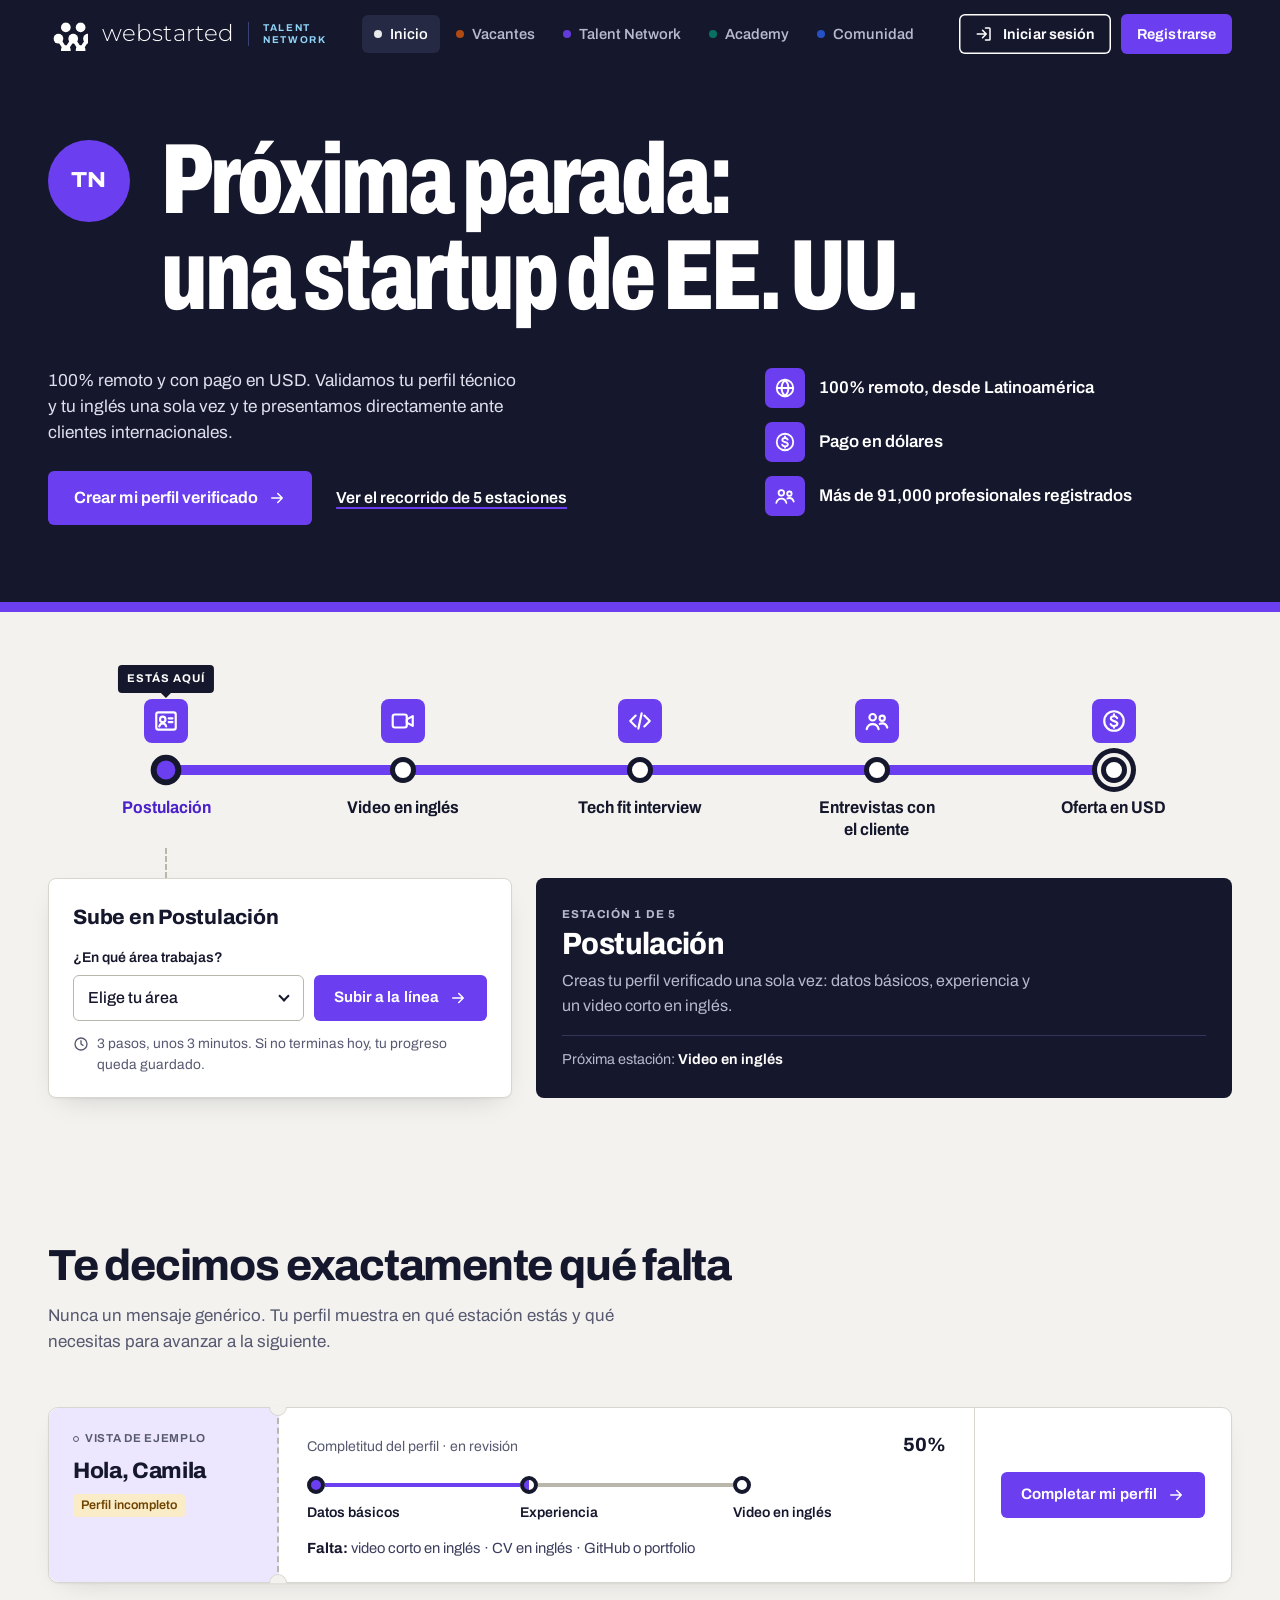
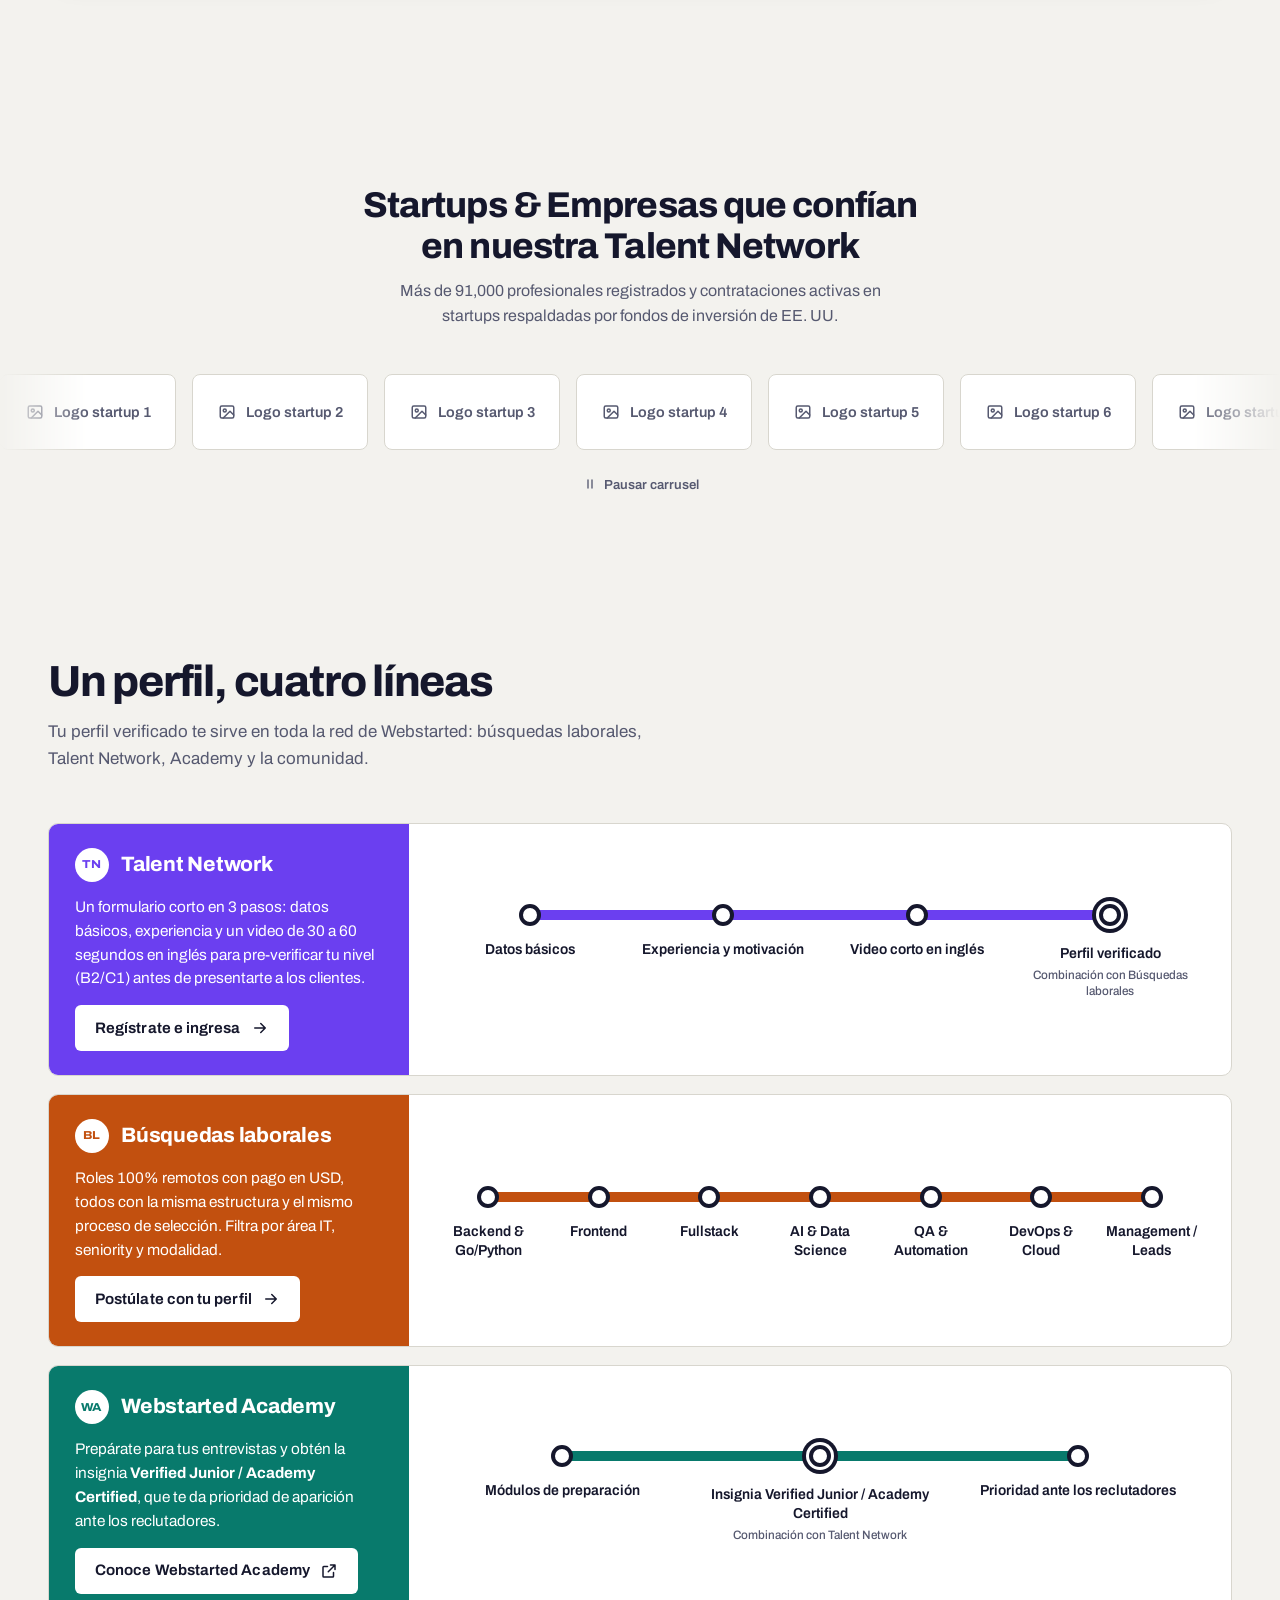
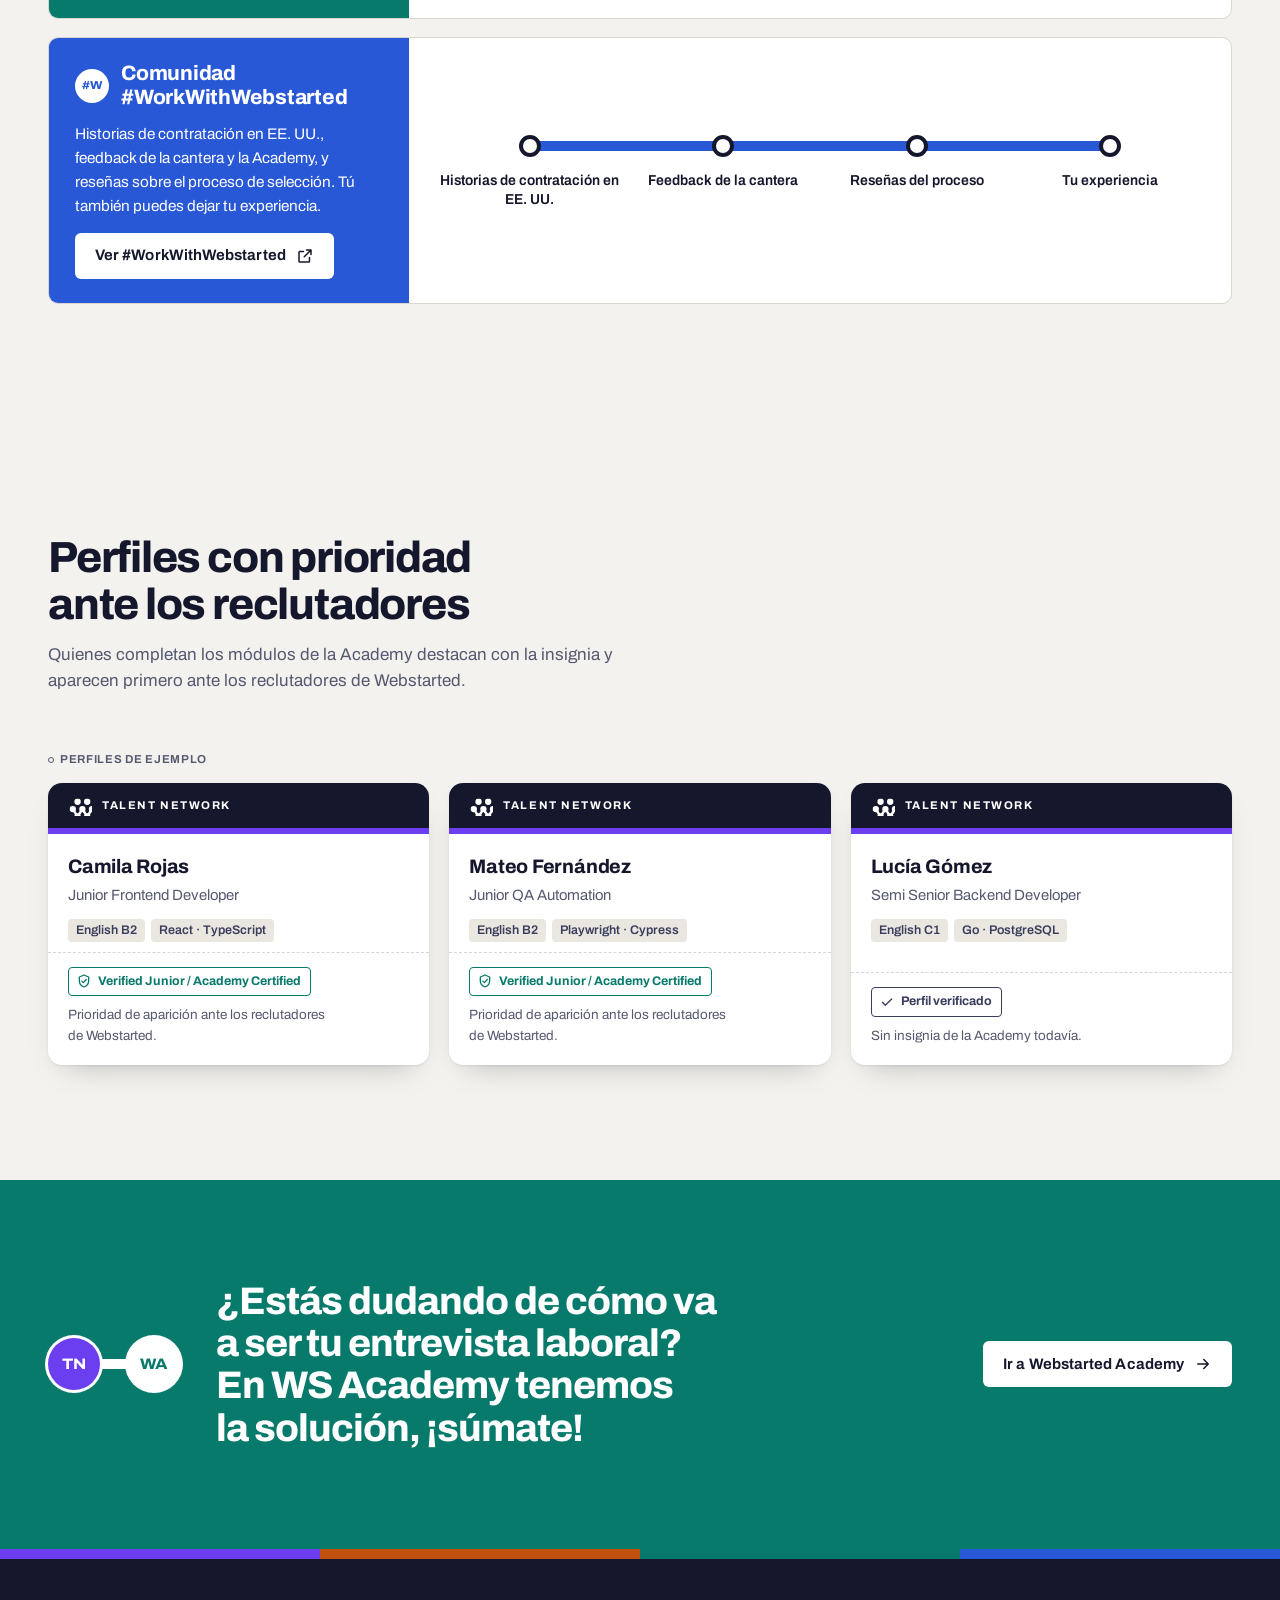
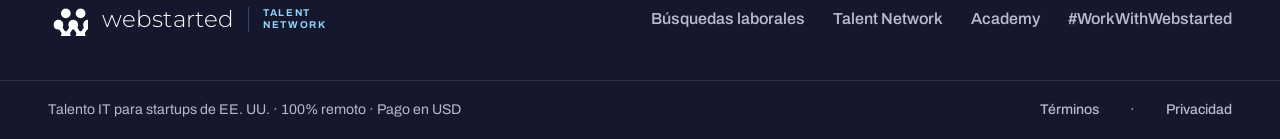
<file: webstarted/prototipo/index.html>
<!doctype html>
<html lang="es">
<head>
  <meta charset="utf-8">
  <meta name="viewport" content="width=device-width, initial-scale=1">
  <title>Webstarted Talent Network</title>
  <meta name="description" content="Tu próximo rol en una startup de EE. UU.: 100% remoto, pago en USD. Valida tu perfil técnico y tu inglés una sola vez.">
  <meta name="theme-color" content="#15172c">
  <link rel="stylesheet" href="styles.css">
  <link rel="stylesheet" href="home.css">
</head>
<body>
<!--SPRITE-->
<svg xmlns="http://www.w3.org/2000/svg" style="display:none" aria-hidden="true">
  <symbol id="logo-mark" viewBox="-30 -30 230 190">
    <polyline points="0,65 42.5,130 85,65 127.5,130 170,65" fill="none" stroke="currentColor" stroke-width="22" stroke-linejoin="round" stroke-linecap="round"/>
    <g fill="currentColor">
      <circle cx="42.5" cy="0" r="28"/><circle cx="127.5" cy="0" r="28"/>
      <circle cx="0" cy="65" r="28"/><circle cx="85" cy="65" r="28"/><circle cx="170" cy="65" r="28"/>
      <circle cx="42.5" cy="130" r="28"/><circle cx="127.5" cy="130" r="28"/>
    </g>
  </symbol>
    <symbol id="i-profile" viewBox="0 0 24 24"><rect x="3" y="4" width="18" height="16" rx="2"/><circle cx="9" cy="10.5" r="2.5"/><path d="M5.8 17c.7-1.9 1.9-2.8 3.2-2.8s2.5.9 3.2 2.8M14.5 9.5h3.5M14.5 13h3.5"/></symbol>
    <symbol id="i-video" viewBox="0 0 24 24"><rect x="2.5" y="6" width="13" height="12" rx="2"/><path d="M15.5 10.5 21 7.5v9l-5.5-3z"/></symbol>
    <symbol id="i-code" viewBox="0 0 24 24"><path d="M8 7 3 12l5 5M16 7l5 5-5 5M13.5 5l-3 14"/></symbol>
    <symbol id="i-meet" viewBox="0 0 24 24"><circle cx="8" cy="8.5" r="3"/><circle cx="16.8" cy="9.5" r="2.4"/><path d="M2.5 19.5c.8-3 3-4.6 5.5-4.6s4.7 1.6 5.5 4.6M14.6 14.7c.7-.4 1.4-.5 2.2-.5 2.2 0 3.9 1.3 4.7 3.9"/></symbol>
    <symbol id="i-usd" viewBox="0 0 24 24"><circle cx="12" cy="12" r="9"/><path d="M14.9 9.3c-.5-1.1-1.6-1.7-2.9-1.7-1.6 0-2.9.9-2.9 2.2 0 3 6 1.6 6 4.6 0 1.3-1.3 2.3-3.1 2.3-1.4 0-2.6-.7-3.1-1.8M12 5.8v1.8M12 16.7v1.5"/></symbol>
    <symbol id="i-arrow" viewBox="0 0 24 24"><path d="M5 12h14M13 6l6 6-6 6"/></symbol>
    <symbol id="i-back" viewBox="0 0 24 24"><path d="M19 12H5M11 6l-6 6 6 6"/></symbol>
    <symbol id="i-login" viewBox="0 0 24 24"><path d="M10 17l5-5-5-5M15 12H3M14 4h5a1 1 0 0 1 1 1v14a1 1 0 0 1-1 1h-5"/></symbol>
    <symbol id="i-check" viewBox="0 0 24 24"><path d="M5 12.5l4.5 4.5L19 7.5"/></symbol>
    <symbol id="i-upload" viewBox="0 0 24 24"><path d="M12 15.5V4M7 9l5-5 5 5M4 15v4a1 1 0 0 0 1 1h14a1 1 0 0 0 1-1v-4"/></symbol>
    <symbol id="i-badge" viewBox="0 0 24 24"><path d="M12 3l7 3v5.5c0 4.4-3 8-7 9.5-4-1.5-7-5.1-7-9.5V6z"/><path d="M8.8 12.2l2.2 2.2 4.4-4.6"/></symbol>
    <symbol id="i-briefcase" viewBox="0 0 24 24"><rect x="3" y="7" width="18" height="13" rx="2"/><path d="M9 7V5.5A1.5 1.5 0 0 1 10.5 4h3A1.5 1.5 0 0 1 15 5.5V7M3 12.5h18"/></symbol>
    <symbol id="i-academy" viewBox="0 0 24 24"><path d="M2.5 9 12 4.5 21.5 9 12 13.5z"/><path d="M6.5 11v4.5c1.5 1.4 3.3 2 5.5 2s4-.6 5.5-2V11M21.5 9v5"/></symbol>
    <symbol id="i-chat" viewBox="0 0 24 24"><path d="M4 5h16a1 1 0 0 1 1 1v10a1 1 0 0 1-1 1h-9l-5 4v-4H4a1 1 0 0 1-1-1V6a1 1 0 0 1 1-1z"/></symbol>
    <symbol id="i-save" viewBox="0 0 24 24"><path d="M12 7v5l3 2"/><circle cx="12" cy="12" r="9"/></symbol>
    <symbol id="i-rec" viewBox="0 0 24 24"><circle cx="12" cy="12" r="8"/><circle cx="12" cy="12" r="3.5" fill="currentColor"/></symbol>
    <symbol id="i-stop" viewBox="0 0 24 24"><rect x="6" y="6" width="12" height="12" rx="2" fill="currentColor"/></symbol>
    <symbol id="i-external" viewBox="0 0 24 24"><path d="M14 4h6v6M20 4l-9 9M18 14v5a1 1 0 0 1-1 1H5a1 1 0 0 1-1-1V7a1 1 0 0 1 1-1h5"/></symbol>
    <symbol id="i-image" viewBox="0 0 24 24"><rect x="3" y="4" width="18" height="16" rx="2"/><circle cx="9" cy="10" r="2"/><path d="M21 16l-5-5-9 9"/></symbol>
    <symbol id="i-pause" viewBox="0 0 24 24"><path d="M9 6v12M15 6v12"/></symbol>
    <symbol id="i-play" viewBox="0 0 24 24"><path d="M8 5.5v13l10-6.5z"/></symbol>
    <symbol id="i-globe" viewBox="0 0 24 24"><circle cx="12" cy="12" r="9"/><path d="M3 12h18M12 3c2.5 2.6 3.8 5.6 3.8 9s-1.3 6.4-3.8 9c-2.5-2.6-3.8-5.6-3.8-9S9.5 5.6 12 3z"/></symbol>
</svg>
<!--/SPRITE-->
<a class="skip" href="#main">Saltar al contenido</a>

<header class="site-header">
  <div class="wrap">
    <a class="brand" href="index.html" aria-label="webstarted Talent Network, inicio">
      <svg class="brand-mark" viewBox="-30 -30 230 190" aria-hidden="true"><use href="#logo-mark"/></svg>
      <span class="brand-word">webstarted</span>
      <span class="brand-sub">Talent<br>Network</span>
    </a>
    <nav class="nav" aria-label="Principal">
      <a href="index.html" aria-current="page" style="--dot:#fff">Inicio</a>
      <a href="#vacantes" style="--dot:var(--line-jobs)">Vacantes</a>
      <a href="#talent-network" style="--dot:var(--line-tn)">Talent Network</a>
      <a href="#academy" style="--dot:var(--line-academy)">Academy</a>
      <a href="#comunidad" style="--dot:var(--line-community)">Comunidad</a>
    </nav>
    <div class="header-actions">
      <a class="btn btn--ghost" href="registro.html#login"><svg class="ico" aria-hidden="true"><use href="#i-login"/></svg>Iniciar sesión</a>
      <a class="btn btn--line" href="registro.html">Registrarse</a>
    </div>
  </div>
</header>

<main id="main">

  <!-- ============ HERO: the selection process is the line ============ -->
  <section class="hero" aria-labelledby="hero-title">
    <div class="hero-plate">
      <div class="wrap hero-top">
        <div class="sign-row">
          <span class="line-badge line-badge--xl reveal" style="--d:0" aria-hidden="true">TN</span>
          <h1 id="hero-title" class="hero-sign">
            <span class="reveal" style="--d:1">Próxima parada:</span>
            <span class="reveal" style="--d:2">una startup de EE.&nbsp;UU.</span>
          </h1>
        </div>
        <div class="hero-foot">
          <div class="hero-pitch reveal" style="--d:3">
            <p class="lede">100% remoto y con pago en USD. Validamos tu perfil técnico y tu inglés una sola vez y te presentamos directamente ante clientes internacionales.</p>
            <div class="hero-actions">
              <a class="btn btn--line btn--lg" href="registro.html">Crear mi perfil verificado <svg class="ico arrow" aria-hidden="true"><use href="#i-arrow"/></svg></a>
              <a class="hero-link" href="#route">Ver el recorrido de 5 estaciones</a>
            </div>
          </div>
          <ul class="services reveal" style="--d:4" aria-label="En esta línea">
            <li><span class="pict pict--sm"><svg class="ico" aria-hidden="true"><use href="#i-globe"/></svg></span>100% remoto, desde Latinoamérica</li>
            <li><span class="pict pict--sm"><svg class="ico" aria-hidden="true"><use href="#i-usd"/></svg></span>Pago en dólares</li>
            <li><span class="pict pict--sm"><svg class="ico" aria-hidden="true"><use href="#i-meet"/></svg></span>Más de 91,000 profesionales registrados</li>
          </ul>
        </div>
      </div>
    </div>

    <div class="route" id="route">
      <div class="wrap">
        <ol class="stations" aria-label="El proceso de selección, en 5 estaciones">
          <li class="station is-current" data-i="0">
            <button type="button" class="station-btn" aria-pressed="true" aria-controls="station-sign">
              <span class="you" aria-hidden="true">Estás aquí</span>
              <span class="pict"><svg class="ico" aria-hidden="true"><use href="#i-profile"/></svg></span>
              <span class="roundel" aria-hidden="true"></span>
              <span class="st-name">Postulación</span>
              <span class="st-desc">Creas tu perfil verificado.</span>
            </button>
          </li>
          <li class="station" data-i="1">
            <button type="button" class="station-btn" aria-pressed="false" aria-controls="station-sign">
              <span class="pict"><svg class="ico" aria-hidden="true"><use href="#i-video"/></svg></span>
              <span class="roundel" aria-hidden="true"></span>
              <span class="st-name">Video en inglés</span>
              <span class="st-desc">Pre-verificamos tu nivel de inglés.</span>
            </button>
          </li>
          <li class="station" data-i="2">
            <button type="button" class="station-btn" aria-pressed="false" aria-controls="station-sign">
              <span class="pict"><svg class="ico" aria-hidden="true"><use href="#i-code"/></svg></span>
              <span class="roundel" aria-hidden="true"></span>
              <span class="st-name">Tech fit interview</span>
              <span class="st-desc">Entrevista técnica con nuestro equipo.</span>
            </button>
          </li>
          <li class="station" data-i="3">
            <button type="button" class="station-btn" aria-pressed="false" aria-controls="station-sign">
              <span class="pict"><svg class="ico" aria-hidden="true"><use href="#i-meet"/></svg></span>
              <span class="roundel" aria-hidden="true"></span>
              <span class="st-name">Entrevistas con el cliente</span>
              <span class="st-desc">Conversas con el cliente final.</span>
            </button>
          </li>
          <li class="station is-terminal" data-i="4">
            <button type="button" class="station-btn" aria-pressed="false" aria-controls="station-sign">
              <span class="pict"><svg class="ico" aria-hidden="true"><use href="#i-usd"/></svg></span>
              <span class="roundel" aria-hidden="true"></span>
              <span class="st-name">Oferta en USD</span>
              <span class="st-desc">Rol 100% remoto con pago en dólares.</span>
            </button>
          </li>
        </ol>
      </div>
    </div>

    <div class="wrap hero-board">
      <form class="boarding" action="registro.html" method="get" aria-labelledby="board-title">
        <h2 id="board-title" class="board-title">Sube en Postulación</h2>
        <label class="field-label" for="board-area">¿En qué área trabajas?</label>
        <div class="board-row">
          <div class="select">
            <select id="board-area" name="area">
              <option value="">Elige tu área</option>
              <option value="backend">Backend &amp; Go/Python</option>
              <option value="frontend">Frontend</option>
              <option value="fullstack">Fullstack</option>
              <option value="ai-data">AI &amp; Data Science</option>
              <option value="qa">QA &amp; Automation</option>
              <option value="devops">DevOps &amp; Cloud</option>
              <option value="management">Management / Leads</option>
            </select>
          </div>
          <button class="btn btn--line" type="submit">Subir a la línea <svg class="ico arrow" aria-hidden="true"><use href="#i-arrow"/></svg></button>
        </div>
        <p class="board-note"><svg class="ico" aria-hidden="true"><use href="#i-save"/></svg>3 pasos, unos 3 minutos. Si no terminas hoy, tu progreso queda guardado.</p>
      </form>

      <div class="station-sign" id="station-sign" aria-live="polite">
        <p class="sign-count">Estación <span data-sign="n">1</span> de 5</p>
        <p class="sign-name" data-sign="name">Postulación</p>
        <p class="sign-desc" data-sign="desc">Creas tu perfil verificado una sola vez: datos básicos, experiencia y un video corto en inglés.</p>
        <p class="sign-next" data-sign="next">Próxima estación: <strong>Video en inglés</strong></p>
      </div>
    </div>
  </section>

  <!-- ============ TICKET: we tell you exactly what's missing ============ -->
  <section class="section ticket-sec" aria-labelledby="ticket-title">
    <div class="wrap ticket-layout">
      <div class="section-head">
        <h2 id="ticket-title">Te decimos exactamente qué falta</h2>
        <p>Nunca un mensaje genérico. Tu perfil muestra en qué estación estás y qué necesitas para avanzar a la siguiente.</p>
      </div>

      <article class="ticket" aria-label="Ejemplo de perfil en revisión">
        <div class="ticket-stub">
          <span class="demo-note">Vista de ejemplo</span>
          <p class="t-hello">Hola, Camila</p>
          <span class="tag tag--warn">Perfil incompleto</span>
        </div>
        <div class="ticket-body">
          <div class="t-meta">
            <span>Completitud del perfil · en revisión</span>
            <strong>50%</strong>
          </div>
          <ol class="mini-line" aria-label="Avance del registro">
            <li class="done"><span class="mr" aria-hidden="true"></span>Datos básicos <span class="sr-only">(completo)</span></li>
            <li class="part"><span class="mr" aria-hidden="true"></span>Experiencia <span class="sr-only">(incompleto)</span></li>
            <li><span class="mr" aria-hidden="true"></span>Video en inglés <span class="sr-only">(pendiente)</span></li>
          </ol>
          <p class="t-missing"><span>Falta:</span> video corto en inglés · CV en inglés · GitHub o portfolio</p>
        </div>
        <div class="ticket-cta">
          <a class="btn btn--line" href="registro.html?paso=2">Completar mi perfil <svg class="ico arrow" aria-hidden="true"><use href="#i-arrow"/></svg></a>
        </div>
      </article>
    </div>
  </section>

  <!-- ============ CLIENT LOGOS carousel ============ -->
  <section class="section logos-sec" aria-labelledby="logos-title">
    <div class="wrap logos-head">
      <h2 id="logos-title">Startups &amp; Empresas que confían en nuestra Talent Network</h2>
      <p>Más de 91,000 profesionales registrados y contrataciones activas en startups respaldadas por fondos de inversión de EE.&nbsp;UU.</p>
    </div>
    <div class="marquee" data-marquee>
      <div class="marquee-inner">
        <!-- Para usar un logo real: reemplaza el contenido del <li> por
             <img src="logos/nombre.svg" alt="Nombre de la empresa"> y quita la clase is-placeholder -->
        <ul class="marquee-list" aria-label="Logos de empresas clientes">
              <li class="logo-tile is-placeholder"><svg class="ico" aria-hidden="true"><use href="#i-image"/></svg>Logo startup 1</li>
              <li class="logo-tile is-placeholder"><svg class="ico" aria-hidden="true"><use href="#i-image"/></svg>Logo startup 2</li>
              <li class="logo-tile is-placeholder"><svg class="ico" aria-hidden="true"><use href="#i-image"/></svg>Logo startup 3</li>
              <li class="logo-tile is-placeholder"><svg class="ico" aria-hidden="true"><use href="#i-image"/></svg>Logo startup 4</li>
              <li class="logo-tile is-placeholder"><svg class="ico" aria-hidden="true"><use href="#i-image"/></svg>Logo startup 5</li>
              <li class="logo-tile is-placeholder"><svg class="ico" aria-hidden="true"><use href="#i-image"/></svg>Logo startup 6</li>
              <li class="logo-tile is-placeholder"><svg class="ico" aria-hidden="true"><use href="#i-image"/></svg>Logo startup 7</li>
              <li class="logo-tile is-placeholder"><svg class="ico" aria-hidden="true"><use href="#i-image"/></svg>Logo startup 8</li>
        </ul>
      </div>
    </div>
    <div class="wrap marquee-ctrl-wrap">
      <button type="button" class="marquee-ctrl" data-marquee-toggle aria-pressed="false">
        <svg class="ico" aria-hidden="true"><use href="#i-pause"/></svg><span>Pausar carrusel</span>
      </button>
    </div>
  </section>

  <!-- ============ NETWORK: four lines, one profile ============ -->
  <section class="section network" aria-labelledby="net-title">
    <div class="wrap">
      <div class="section-head">
        <h2 id="net-title">Un perfil, cuatro líneas</h2>
        <p>Tu perfil verificado te sirve en toda la red de Webstarted: búsquedas laborales, Talent Network, Academy y la comunidad.</p>
      </div>

      <div class="strips">
        <article class="strip" id="talent-network" style="--c:var(--line-tn)">
          <div class="plate">
            <div class="plate-head"><span class="line-badge" style="--c:#fff;color:var(--line-tn)">TN</span><h3>Talent Network</h3></div>
            <p>Un formulario corto en 3 pasos: datos básicos, experiencia y un video de 30 a 60 segundos en inglés para pre-verificar tu nivel (B2/C1) antes de presentarte a los clientes.</p>
            <a class="btn btn--light" href="registro.html">Regístrate e ingresa <svg class="ico arrow" aria-hidden="true"><use href="#i-arrow"/></svg></a>
          </div>
          <ol class="strip-line">
            <li><span class="sr" aria-hidden="true"></span><span class="sl">Datos básicos</span></li>
            <li><span class="sr" aria-hidden="true"></span><span class="sl">Experiencia y motivación</span></li>
            <li><span class="sr" aria-hidden="true"></span><span class="sl">Video corto en inglés</span></li>
            <li class="xfer"><span class="sr" aria-hidden="true"></span><span class="sl">Perfil verificado<small>Combinación con Búsquedas laborales</small></span></li>
          </ol>
        </article>

        <article class="strip" id="vacantes" style="--c:var(--line-jobs)">
          <div class="plate">
            <div class="plate-head"><span class="line-badge" style="--c:#fff;color:var(--line-jobs)">BL</span><h3>Búsquedas laborales</h3></div>
            <p>Roles 100% remotos con pago en USD, todos con la misma estructura y el mismo proceso de selección. Filtra por área IT, seniority y modalidad.</p>
            <a class="btn btn--light" href="registro.html">Postúlate con tu perfil <svg class="ico arrow" aria-hidden="true"><use href="#i-arrow"/></svg></a>
          </div>
          <ol class="strip-line" aria-label="Áreas IT">
            <li><a href="registro.html?area=backend"><span class="sr" aria-hidden="true"></span><span class="sl">Backend &amp; Go/Python</span></a></li>
            <li><a href="registro.html?area=frontend"><span class="sr" aria-hidden="true"></span><span class="sl">Frontend</span></a></li>
            <li><a href="registro.html?area=fullstack"><span class="sr" aria-hidden="true"></span><span class="sl">Fullstack</span></a></li>
            <li><a href="registro.html?area=ai-data"><span class="sr" aria-hidden="true"></span><span class="sl">AI &amp; Data Science</span></a></li>
            <li><a href="registro.html?area=qa"><span class="sr" aria-hidden="true"></span><span class="sl">QA &amp; Automation</span></a></li>
            <li><a href="registro.html?area=devops"><span class="sr" aria-hidden="true"></span><span class="sl">DevOps &amp; Cloud</span></a></li>
            <li><a href="registro.html?area=management"><span class="sr" aria-hidden="true"></span><span class="sl">Management / Leads</span></a></li>
          </ol>
        </article>

        <article class="strip" id="academy" style="--c:var(--line-academy)">
          <div class="plate">
            <div class="plate-head"><span class="line-badge" style="--c:#fff;color:var(--line-academy)">WA</span><h3>Webstarted Academy</h3></div>
            <p>Prepárate para tus entrevistas y obtén la insignia <strong>Verified Junior / Academy Certified</strong>, que te da prioridad de aparición ante los reclutadores.</p>
            <a class="btn btn--light" href="https://www.webstartedacademy.com/" target="_blank" rel="noopener">Conoce Webstarted Academy <svg class="ico" aria-hidden="true"><use href="#i-external"/></svg></a>
          </div>
          <ol class="strip-line">
            <li><span class="sr" aria-hidden="true"></span><span class="sl">Módulos de preparación</span></li>
            <li class="xfer"><span class="sr" aria-hidden="true"></span><span class="sl">Insignia Verified Junior / Academy Certified<small>Combinación con Talent Network</small></span></li>
            <li><span class="sr" aria-hidden="true"></span><span class="sl">Prioridad ante los reclutadores</span></li>
          </ol>
        </article>

        <article class="strip" id="comunidad" style="--c:var(--line-community)">
          <div class="plate">
            <div class="plate-head"><span class="line-badge" style="--c:#fff;color:var(--line-community)">#W</span><h3>Comunidad #WorkWithWebstarted</h3></div>
            <p>Historias de contratación en EE.&nbsp;UU., feedback de la cantera y la Academy, y reseñas sobre el proceso de selección. Tú también puedes dejar tu experiencia.</p>
            <a class="btn btn--light" href="https://www.linkedin.com/feed/hashtag/workwithwebstarted/" target="_blank" rel="noopener">Ver #WorkWithWebstarted <svg class="ico" aria-hidden="true"><use href="#i-external"/></svg></a>
          </div>
          <ol class="strip-line">
            <li><span class="sr" aria-hidden="true"></span><span class="sl">Historias de contratación en EE.&nbsp;UU.</span></li>
            <li><span class="sr" aria-hidden="true"></span><span class="sl">Feedback de la cantera</span></li>
            <li><span class="sr" aria-hidden="true"></span><span class="sl">Reseñas del proceso</span></li>
            <li><span class="sr" aria-hidden="true"></span><span class="sl">Tu experiencia</span></li>
          </ol>
        </article>
      </div>
    </div>
  </section>

  <!-- ============ VERIFIED PROFILES as transit cards ============ -->
  <section class="section profiles" aria-labelledby="prof-title">
    <div class="wrap">
      <div class="section-head">
        <h2 id="prof-title">Perfiles con prioridad ante los reclutadores</h2>
        <p>Quienes completan los módulos de la Academy destacan con la insignia y aparecen primero ante los reclutadores de Webstarted.</p>
      </div>
      <p class="demo-note cards-note">Perfiles de ejemplo</p>
      <div class="cards">
        <article class="tcard is-badged">
          <header class="tc-band">
            <svg class="tc-mark" viewBox="-30 -30 230 190" aria-hidden="true"><use href="#logo-mark"/></svg>
            <span>Talent Network</span>
          </header>
          <div class="tc-body">
            <h3>Camila Rojas</h3>
            <p class="tc-role">Junior Frontend Developer</p>
            <ul class="tc-tags"><li class="tag">English B2</li><li class="tag">React · TypeScript</li></ul>
          </div>
          <footer class="tc-foot">
            <span class="stamp"><svg class="ico" aria-hidden="true"><use href="#i-badge"/></svg>Verified Junior / Academy Certified</span>
            <p>Prioridad de aparición ante los reclutadores de Webstarted.</p>
          </footer>
        </article>
        <article class="tcard is-badged">
          <header class="tc-band">
            <svg class="tc-mark" viewBox="-30 -30 230 190" aria-hidden="true"><use href="#logo-mark"/></svg>
            <span>Talent Network</span>
          </header>
          <div class="tc-body">
            <h3>Mateo Fernández</h3>
            <p class="tc-role">Junior QA Automation</p>
            <ul class="tc-tags"><li class="tag">English B2</li><li class="tag">Playwright · Cypress</li></ul>
          </div>
          <footer class="tc-foot">
            <span class="stamp"><svg class="ico" aria-hidden="true"><use href="#i-badge"/></svg>Verified Junior / Academy Certified</span>
            <p>Prioridad de aparición ante los reclutadores de Webstarted.</p>
          </footer>
        </article>
        <article class="tcard">
          <header class="tc-band">
            <svg class="tc-mark" viewBox="-30 -30 230 190" aria-hidden="true"><use href="#logo-mark"/></svg>
            <span>Talent Network</span>
          </header>
          <div class="tc-body">
            <h3>Lucía Gómez</h3>
            <p class="tc-role">Semi Senior Backend Developer</p>
            <ul class="tc-tags"><li class="tag">English C1</li><li class="tag">Go · PostgreSQL</li></ul>
          </div>
          <footer class="tc-foot">
            <span class="stamp stamp--plain"><svg class="ico" aria-hidden="true"><use href="#i-check"/></svg>Perfil verificado</span>
            <p>Sin insignia de la Academy todavía.</p>
          </footer>
        </article>
      </div>

    </div>
  </section>

  <!-- ============ ACADEMY interchange ============ -->
  <section class="xfer-plate" aria-labelledby="xfer-title">
    <div class="wrap xfer-inner">
      <div class="xfer-badges" aria-hidden="true">
        <span class="line-badge" style="--c:var(--line-tn)">TN</span>
        <span class="xfer-link"></span>
        <span class="line-badge" style="--c:#fff;color:var(--line-academy)">WA</span>
      </div>
      <h2 id="xfer-title">¿Estás dudando de cómo va a ser tu entrevista laboral? En WS&nbsp;Academy tenemos la solución, ¡súmate!</h2>
      <a class="btn btn--light" href="https://www.webstartedacademy.com/" target="_blank" rel="noopener">Ir a Webstarted Academy <svg class="ico arrow" aria-hidden="true"><use href="#i-arrow"/></svg></a>
    </div>
  </section>
</main>

<footer class="site-footer">
  <div class="footer-line" aria-hidden="true"></div>
  <div class="wrap top">
    <a class="brand" href="index.html" aria-label="webstarted Talent Network, inicio">
      <svg class="brand-mark" viewBox="-30 -30 230 190" aria-hidden="true"><use href="#logo-mark"/></svg>
      <span class="brand-word">webstarted</span>
      <span class="brand-sub">Talent<br>Network</span>
    </a>
    <nav aria-label="Pie de página">
      <a href="#vacantes">Búsquedas laborales</a>
      <a href="#talent-network">Talent Network</a>
      <a href="#academy">Academy</a>
      <a href="#comunidad">#WorkWithWebstarted</a>
    </nav>
  </div>
  <div class="bottom">
    <div class="wrap">
      <span>Talento IT para startups de EE.&nbsp;UU. · 100% remoto · Pago en USD</span>
      <nav aria-label="Legal"><a href="#">Términos</a> &nbsp;·&nbsp; <a href="#">Privacidad</a></nav>
    </div>
  </div>
</footer>

<script src="home.js" defer></script>
</body>
</html>
</file>
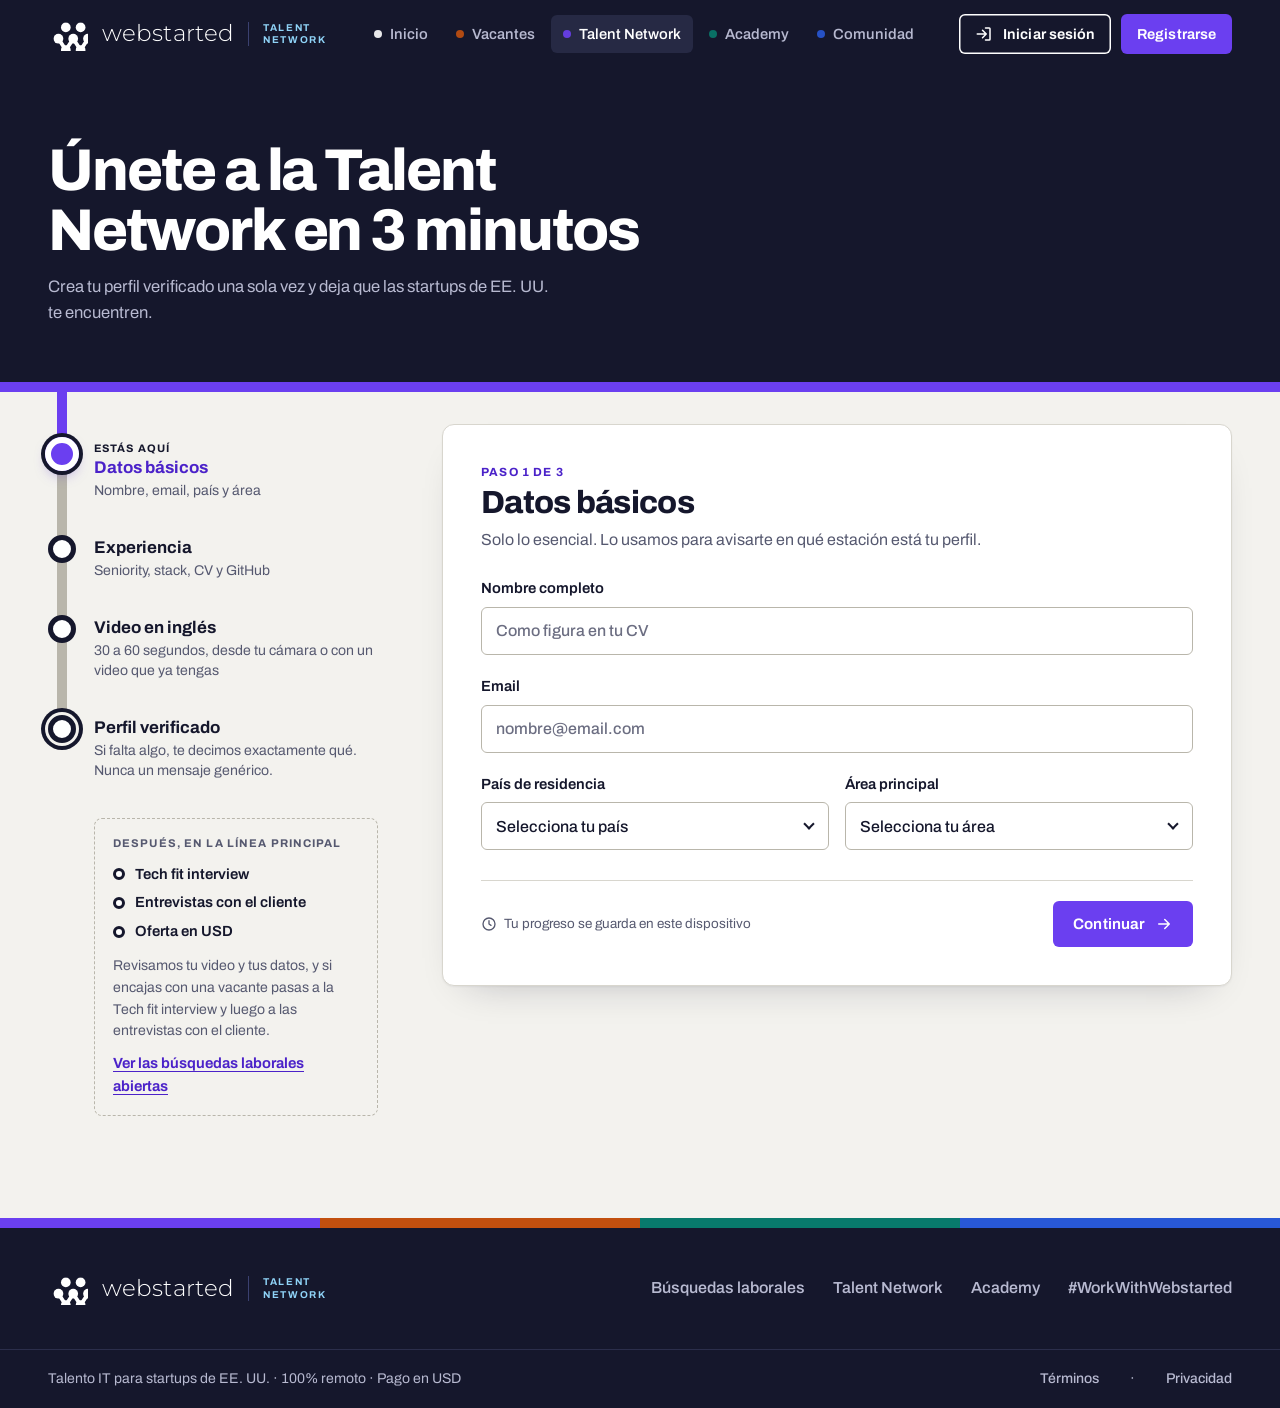
<file: webstarted/prototipo/registro.html>
<!doctype html>
<html lang="es">
<head>
  <meta charset="utf-8">
  <meta name="viewport" content="width=device-width, initial-scale=1">
  <title>Únete a la Talent Network · Webstarted</title>
  <meta name="description" content="Crea tu perfil verificado una sola vez y deja que las startups de EE. UU. te encuentren.">
  <meta name="theme-color" content="#15172c">
  <link rel="stylesheet" href="styles.css">
  <link rel="stylesheet" href="registro.css">
</head>
<body>
<!--SPRITE-->
<svg xmlns="http://www.w3.org/2000/svg" style="display:none" aria-hidden="true">
  <symbol id="logo-mark" viewBox="-30 -30 230 190">
    <polyline points="0,65 42.5,130 85,65 127.5,130 170,65" fill="none" stroke="currentColor" stroke-width="22" stroke-linejoin="round" stroke-linecap="round"/>
    <g fill="currentColor">
      <circle cx="42.5" cy="0" r="28"/><circle cx="127.5" cy="0" r="28"/>
      <circle cx="0" cy="65" r="28"/><circle cx="85" cy="65" r="28"/><circle cx="170" cy="65" r="28"/>
      <circle cx="42.5" cy="130" r="28"/><circle cx="127.5" cy="130" r="28"/>
    </g>
  </symbol>
    <symbol id="i-profile" viewBox="0 0 24 24"><rect x="3" y="4" width="18" height="16" rx="2"/><circle cx="9" cy="10.5" r="2.5"/><path d="M5.8 17c.7-1.9 1.9-2.8 3.2-2.8s2.5.9 3.2 2.8M14.5 9.5h3.5M14.5 13h3.5"/></symbol>
    <symbol id="i-video" viewBox="0 0 24 24"><rect x="2.5" y="6" width="13" height="12" rx="2"/><path d="M15.5 10.5 21 7.5v9l-5.5-3z"/></symbol>
    <symbol id="i-code" viewBox="0 0 24 24"><path d="M8 7 3 12l5 5M16 7l5 5-5 5M13.5 5l-3 14"/></symbol>
    <symbol id="i-meet" viewBox="0 0 24 24"><circle cx="8" cy="8.5" r="3"/><circle cx="16.8" cy="9.5" r="2.4"/><path d="M2.5 19.5c.8-3 3-4.6 5.5-4.6s4.7 1.6 5.5 4.6M14.6 14.7c.7-.4 1.4-.5 2.2-.5 2.2 0 3.9 1.3 4.7 3.9"/></symbol>
    <symbol id="i-usd" viewBox="0 0 24 24"><circle cx="12" cy="12" r="9"/><path d="M14.9 9.3c-.5-1.1-1.6-1.7-2.9-1.7-1.6 0-2.9.9-2.9 2.2 0 3 6 1.6 6 4.6 0 1.3-1.3 2.3-3.1 2.3-1.4 0-2.6-.7-3.1-1.8M12 5.8v1.8M12 16.7v1.5"/></symbol>
    <symbol id="i-arrow" viewBox="0 0 24 24"><path d="M5 12h14M13 6l6 6-6 6"/></symbol>
    <symbol id="i-back" viewBox="0 0 24 24"><path d="M19 12H5M11 6l-6 6 6 6"/></symbol>
    <symbol id="i-login" viewBox="0 0 24 24"><path d="M10 17l5-5-5-5M15 12H3M14 4h5a1 1 0 0 1 1 1v14a1 1 0 0 1-1 1h-5"/></symbol>
    <symbol id="i-check" viewBox="0 0 24 24"><path d="M5 12.5l4.5 4.5L19 7.5"/></symbol>
    <symbol id="i-upload" viewBox="0 0 24 24"><path d="M12 15.5V4M7 9l5-5 5 5M4 15v4a1 1 0 0 0 1 1h14a1 1 0 0 0 1-1v-4"/></symbol>
    <symbol id="i-badge" viewBox="0 0 24 24"><path d="M12 3l7 3v5.5c0 4.4-3 8-7 9.5-4-1.5-7-5.1-7-9.5V6z"/><path d="M8.8 12.2l2.2 2.2 4.4-4.6"/></symbol>
    <symbol id="i-briefcase" viewBox="0 0 24 24"><rect x="3" y="7" width="18" height="13" rx="2"/><path d="M9 7V5.5A1.5 1.5 0 0 1 10.5 4h3A1.5 1.5 0 0 1 15 5.5V7M3 12.5h18"/></symbol>
    <symbol id="i-academy" viewBox="0 0 24 24"><path d="M2.5 9 12 4.5 21.5 9 12 13.5z"/><path d="M6.5 11v4.5c1.5 1.4 3.3 2 5.5 2s4-.6 5.5-2V11M21.5 9v5"/></symbol>
    <symbol id="i-chat" viewBox="0 0 24 24"><path d="M4 5h16a1 1 0 0 1 1 1v10a1 1 0 0 1-1 1h-9l-5 4v-4H4a1 1 0 0 1-1-1V6a1 1 0 0 1 1-1z"/></symbol>
    <symbol id="i-save" viewBox="0 0 24 24"><path d="M12 7v5l3 2"/><circle cx="12" cy="12" r="9"/></symbol>
    <symbol id="i-rec" viewBox="0 0 24 24"><circle cx="12" cy="12" r="8"/><circle cx="12" cy="12" r="3.5" fill="currentColor"/></symbol>
    <symbol id="i-stop" viewBox="0 0 24 24"><rect x="6" y="6" width="12" height="12" rx="2" fill="currentColor"/></symbol>
    <symbol id="i-external" viewBox="0 0 24 24"><path d="M14 4h6v6M20 4l-9 9M18 14v5a1 1 0 0 1-1 1H5a1 1 0 0 1-1-1V7a1 1 0 0 1 1-1h5"/></symbol>
    <symbol id="i-image" viewBox="0 0 24 24"><rect x="3" y="4" width="18" height="16" rx="2"/><circle cx="9" cy="10" r="2"/><path d="M21 16l-5-5-9 9"/></symbol>
    <symbol id="i-pause" viewBox="0 0 24 24"><path d="M9 6v12M15 6v12"/></symbol>
    <symbol id="i-play" viewBox="0 0 24 24"><path d="M8 5.5v13l10-6.5z"/></symbol>
    <symbol id="i-globe" viewBox="0 0 24 24"><circle cx="12" cy="12" r="9"/><path d="M3 12h18M12 3c2.5 2.6 3.8 5.6 3.8 9s-1.3 6.4-3.8 9c-2.5-2.6-3.8-5.6-3.8-9S9.5 5.6 12 3z"/></symbol>
</svg>
<!--/SPRITE-->
<a class="skip" href="#main">Saltar al formulario</a>

<header class="site-header">
  <div class="wrap">
    <a class="brand" href="index.html" aria-label="webstarted Talent Network, inicio">
      <svg class="brand-mark" viewBox="-30 -30 230 190" aria-hidden="true"><use href="#logo-mark"/></svg>
      <span class="brand-word">webstarted</span>
      <span class="brand-sub">Talent<br>Network</span>
    </a>
    <nav class="nav" aria-label="Principal">
      <a href="index.html" style="--dot:#fff">Inicio</a>
      <a href="index.html#vacantes" style="--dot:var(--line-jobs)">Vacantes</a>
      <a href="registro.html" aria-current="page" style="--dot:var(--line-tn)">Talent Network</a>
      <a href="index.html#academy" style="--dot:var(--line-academy)">Academy</a>
      <a href="index.html#comunidad" style="--dot:var(--line-community)">Comunidad</a>
    </nav>
    <div class="header-actions">
      <a class="btn btn--ghost" href="#login" data-go="login"><svg class="ico" aria-hidden="true"><use href="#i-login"/></svg>Iniciar sesión</a>
      <a class="btn btn--line" href="registro.html" data-go="1">Registrarse</a>
    </div>
  </div>
</header>

<main id="main">
  <section class="reg-band">
    <div class="wrap">
      <h1>Únete a la Talent Network en 3&nbsp;minutos</h1>
      <p>Crea tu perfil verificado una sola vez y deja que las startups de EE.&nbsp;UU. te encuentren.</p>
    </div>
  </section>

  <div class="wrap reg-layout">
    <!-- ============ BRANCH LINE ============ -->
    <nav class="branch" aria-label="Pasos del registro">
      <div class="b-track" aria-hidden="true"><span class="b-fill"></span></div>
      <div class="b-train" aria-hidden="true"><span class="b-dot"></span></div>
      <ol class="b-list">
        <li class="b-st" data-step="1">
          <button type="button" class="b-btn" data-go="1">
            <span class="b-roundel" aria-hidden="true"><svg class="ico" aria-hidden="true"><use href="#i-check"/></svg></span>
            <span class="b-text"><span class="b-name">Datos básicos</span><span class="b-sub">Nombre, email, país y área</span></span>
          </button>
        </li>
        <li class="b-st" data-step="2">
          <button type="button" class="b-btn" data-go="2">
            <span class="b-roundel" aria-hidden="true"><svg class="ico" aria-hidden="true"><use href="#i-check"/></svg></span>
            <span class="b-text"><span class="b-name">Experiencia</span><span class="b-sub">Seniority, stack, CV y GitHub</span></span>
          </button>
        </li>
        <li class="b-st" data-step="3">
          <button type="button" class="b-btn" data-go="3">
            <span class="b-roundel" aria-hidden="true"><svg class="ico" aria-hidden="true"><use href="#i-check"/></svg></span>
            <span class="b-text"><span class="b-name">Video en inglés</span><span class="b-sub">30 a 60 segundos, desde tu cámara o con un video que ya tengas</span></span>
          </button>
        </li>
        <li class="b-st b-term" data-step="4">
          <div class="b-btn is-static">
            <span class="b-roundel" aria-hidden="true"><svg class="ico" aria-hidden="true"><use href="#i-badge"/></svg></span>
            <span class="b-text"><span class="b-name">Perfil verificado</span><span class="b-sub">Si falta algo, te decimos exactamente qué. Nunca un mensaje genérico.</span></span>
          </div>
        </li>
      </ol>

      <div class="b-after">
        <p class="b-after-title">Después, en la línea principal</p>
        <ol class="b-next">
          <li>Tech fit interview</li>
          <li>Entrevistas con el cliente</li>
          <li>Oferta en USD</li>
        </ol>
        <p class="b-after-copy">Revisamos tu video y tus datos, y si encajas con una vacante pasas a la Tech fit interview y luego a las entrevistas con el cliente.</p>
        <a class="b-link" href="index.html#vacantes">Ver las búsquedas laborales abiertas</a>
      </div>
    </nav>

    <!-- ============ FORM PANEL ============ -->
    <form class="panel" id="reg" novalidate>
      <!-- STEP 1 -->
      <section class="step" data-step="1" aria-labelledby="s1-title">
        <header class="step-head">
          <p class="step-count">Paso 1 de 3</p>
          <h2 id="s1-title" tabindex="-1">Datos básicos</h2>
          <p class="step-lede">Solo lo esencial. Lo usamos para avisarte en qué estación está tu perfil.</p>
        </header>
        <div class="fields">
          <div class="field">
            <label for="nombre">Nombre completo</label>
            <input id="nombre" name="nombre" type="text" autocomplete="name" placeholder="Como figura en tu CV" required>
            <p class="err" id="nombre-err"></p>
          </div>
          <div class="field">
            <label for="email">Email</label>
            <input id="email" name="email" type="email" autocomplete="email" inputmode="email" placeholder="nombre@email.com" required spellcheck="false">
            <p class="err" id="email-err"></p>
          </div>
          <div class="field-row">
            <div class="field">
              <label for="pais">País de residencia</label>
              <div class="select">
                <select id="pais" name="pais" autocomplete="country-name" required>
                  <option value="">Selecciona tu país</option>
                  <option>Argentina</option><option>Bolivia</option><option>Brasil</option><option>Chile</option>
                  <option>Colombia</option><option>Costa Rica</option><option>Ecuador</option><option>El Salvador</option>
                  <option>Guatemala</option><option>Honduras</option><option>México</option><option>Nicaragua</option>
                  <option>Panamá</option><option>Paraguay</option><option>Perú</option><option>República Dominicana</option>
                  <option>Uruguay</option><option>Venezuela</option><option>Otro país</option>
                </select>
              </div>
              <p class="err" id="pais-err"></p>
            </div>
            <div class="field">
              <label for="area">Área principal</label>
              <div class="select">
                <select id="area" name="area" required>
                  <option value="">Selecciona tu área</option>
                  <option value="backend">Backend &amp; Go/Python</option>
                  <option value="frontend">Frontend</option>
                  <option value="fullstack">Fullstack</option>
                  <option value="ai-data">AI &amp; Data Science</option>
                  <option value="qa">QA &amp; Automation</option>
                  <option value="devops">DevOps &amp; Cloud</option>
                  <option value="management">Management / Leads</option>
                </select>
              </div>
              <p class="err" id="area-err"></p>
            </div>
          </div>
        </div>
      </section>

      <!-- STEP 2 -->
      <section class="step" data-step="2" aria-labelledby="s2-title" hidden>
        <header class="step-head">
          <p class="step-count">Paso 2 de 3</p>
          <h2 id="s2-title" tabindex="-1">Experiencia</h2>
          <p class="step-lede">Con esto te ubicamos en las búsquedas correctas. Lo opcional suma a tu perfil, y si falta te lo recordamos.</p>
        </header>
        <div class="fields">
          <fieldset class="field">
            <legend>Seniority</legend>
            <div class="seg" role="radiogroup" aria-describedby="seniority-err">
              <label><input type="radio" name="seniority" value="Junior" required><span>Junior</span></label>
              <label><input type="radio" name="seniority" value="Semi Senior"><span>Semi Senior</span></label>
              <label><input type="radio" name="seniority" value="Senior"><span>Senior</span></label>
            </div>
            <p class="err" id="seniority-err"></p>
          </fieldset>
          <div class="field-row field-row--narrow">
            <div class="field">
              <label for="anios">Años de experiencia</label>
              <input id="anios" name="anios" type="number" inputmode="numeric" min="0" max="40" step="1" placeholder="0" required>
              <p class="err" id="anios-err"></p>
            </div>
            <div class="field">
              <label for="stack">Stack principal</label>
              <input id="stack" name="stack" type="text" placeholder="Ej.: React, TypeScript, Node.js" required>
              <p class="err" id="stack-err"></p>
            </div>
          </div>
          <div class="field">
            <label for="github">GitHub o portfolio <span class="opt">Opcional</span></label>
            <input id="github" name="github" type="url" inputmode="url" placeholder="https://github.com/tu-usuario" spellcheck="false">
            <p class="err" id="github-err"></p>
          </div>
          <div class="field">
            <span class="label" id="cv-label">CV en inglés <span class="opt">Opcional</span></span>
            <label class="drop" for="cv">
              <svg class="ico" aria-hidden="true"><use href="#i-upload"/></svg>
              <span class="drop-text"><strong>Sube tu CV</strong> o arrástralo aquí<small>PDF o Word, hasta 5 MB</small></span>
              <input id="cv" name="cv" type="file" accept=".pdf,.doc,.docx,application/pdf,application/msword,application/vnd.openxmlformats-officedocument.wordprocessingml.document" aria-labelledby="cv-label" aria-describedby="cv-err">
            </label>
            <p class="err" id="cv-err"></p>
          </div>
          <div class="field">
            <label for="motivacion">¿Qué buscas en tu próximo rol? <span class="opt">Opcional</span></label>
            <textarea id="motivacion" name="motivacion" rows="3" maxlength="400" placeholder="Ej.: Quiero trabajar en producto, con un equipo que despliega seguido."></textarea>
            <p class="hint"><span data-count="motivacion">0</span>/400</p>
          </div>
        </div>
      </section>

      <!-- STEP 3 -->
      <section class="step" data-step="3" aria-labelledby="s3-title" hidden>
        <header class="step-head">
          <p class="step-count">Paso 3 de 3</p>
          <h2 id="s3-title" tabindex="-1">Video en inglés</h2>
          <p class="step-lede">Un video de 30 a 60 segundos nos permite pre-verificar tu nivel antes de presentarte a los clientes de EE.&nbsp;UU.</p>
        </header>

        <div class="prompt">
          <p class="prompt-title">Qué decir</p>
          <p>Preséntate en inglés: quién eres, en qué trabajaste últimamente y qué tipo de rol buscas. No hace falta guion ni edición.</p>
        </div>

        <div class="seg seg--tabs" role="tablist" aria-label="Cómo quieres enviar tu video">
          <button type="button" role="tab" id="tab-rec" aria-controls="pane-rec" aria-selected="true">Grabar con mi cámara</button>
          <button type="button" role="tab" id="tab-up" aria-controls="pane-up" aria-selected="false" tabindex="-1">Subir un video</button>
        </div>

        <div class="pane" id="pane-rec" role="tabpanel" aria-labelledby="tab-rec">
          <div class="stage" data-state="idle">
            <video class="stage-video" playsinline muted></video>
            <div class="stage-idle">
              <svg class="ico" aria-hidden="true"><use href="#i-video"/></svg>
              <p>Tu cámara se activa solo cuando lo pidas.</p>
            </div>
            <div class="rec-meter" aria-hidden="true"><span class="rec-fill"></span><span class="rec-min"></span></div>
            <p class="rec-time"><span class="rec-dot" aria-hidden="true"></span><span data-time>0:00</span> / 1:00</p>
          </div>
          <div class="rec-actions">
            <button type="button" class="btn" data-rec="enable"><svg class="ico" aria-hidden="true"><use href="#i-video"/></svg>Activar cámara</button>
            <button type="button" class="btn btn--line" data-rec="start" hidden><svg class="ico" aria-hidden="true"><use href="#i-rec"/></svg>Grabar</button>
            <button type="button" class="btn" data-rec="stop" hidden><svg class="ico" aria-hidden="true"><use href="#i-stop"/></svg>Detener</button>
            <button type="button" class="btn btn--ghost" data-rec="redo" hidden>Volver a grabar</button>
            <p class="rec-hint">El mínimo es 30&nbsp;s; a los 60&nbsp;s la grabación se detiene sola.</p>
          </div>
        </div>

        <div class="pane" id="pane-up" role="tabpanel" aria-labelledby="tab-up" hidden>
          <label class="drop drop--tall" for="videofile">
            <svg class="ico" aria-hidden="true"><use href="#i-upload"/></svg>
            <span class="drop-text"><strong>Sube un video que ya tengas</strong> o arrástralo aquí<small>MP4, MOV o WebM · 30 a 60 segundos · hasta 200 MB</small></span>
            <input id="videofile" type="file" accept="video/*" aria-describedby="video-err">
          </label>
        </div>
        <p class="err" id="video-err" role="alert"></p>
        <p class="ok-line" id="video-ok" hidden><svg class="ico" aria-hidden="true"><use href="#i-check"/></svg><span></span></p>
      </section>

      <!-- DONE -->
      <section class="step step--done" data-step="4" aria-labelledby="done-title" hidden>
        <div class="done-mark" aria-hidden="true"><svg class="ico"><use href="#i-check"/></svg></div>
        <h2 id="done-title" tabindex="-1">Perfil enviado</h2>
        <p class="step-lede" data-done-lede>Tu perfil quedó en revisión. Próxima estación: <strong>Tech fit interview</strong>.</p>
        <div class="missing" data-missing hidden>
          <p class="missing-title">Para completar tu perfil falta:</p>
          <ul></ul>
        </div>
        <div class="done-actions">
          <a class="btn btn--line" href="index.html#vacantes">Ver búsquedas laborales <svg class="ico arrow" aria-hidden="true"><use href="#i-arrow"/></svg></a>
          <a class="btn btn--ghost" href="index.html">Volver al inicio</a>
        </div>
      </section>

      <!-- LOGIN -->
      <section class="step step--login" data-step="login" aria-labelledby="login-title" hidden>
        <header class="step-head">
          <h2 id="login-title" tabindex="-1">Iniciar sesión</h2>
          <p class="step-lede">Te enviamos un enlace de acceso a tu email. Sin contraseñas.</p>
        </header>
        <div class="fields">
          <div class="field">
            <label for="login-email">Email</label>
            <input id="login-email" type="email" autocomplete="email" inputmode="email" placeholder="nombre@email.com" spellcheck="false">
            <p class="err" id="login-email-err"></p>
          </div>
        </div>
        <p class="ok-line" id="login-ok" hidden><svg class="ico" aria-hidden="true"><use href="#i-check"/></svg><span></span></p>
        <div class="login-actions">
          <button type="button" class="btn btn--line" data-login>Enviarme el enlace</button>
          <a class="text-link" href="registro.html" data-go="1">¿Aún no tienes perfil? Regístrate</a>
        </div>
      </section>

      <footer class="panel-foot" data-foot>
        <button type="button" class="btn btn--ghost" data-back hidden><svg class="ico" aria-hidden="true"><use href="#i-back"/></svg>Volver</button>
        <p class="saved" data-saved aria-live="polite"><svg class="ico" aria-hidden="true"><use href="#i-save"/></svg><span>Tu progreso se guarda en este dispositivo</span></p>
        <div class="foot-right">
          <button type="button" class="text-link" data-later hidden>Lo grabo después</button>
          <button type="submit" class="btn btn--line" data-next><span data-next-label>Continuar</span> <svg class="ico arrow" aria-hidden="true"><use href="#i-arrow"/></svg></button>
        </div>
      </footer>
    </form>
  </div>
</main>

<footer class="site-footer">
  <div class="footer-line" aria-hidden="true"></div>
  <div class="wrap top">
    <a class="brand" href="index.html" aria-label="webstarted Talent Network, inicio">
      <svg class="brand-mark" viewBox="-30 -30 230 190" aria-hidden="true"><use href="#logo-mark"/></svg>
      <span class="brand-word">webstarted</span>
      <span class="brand-sub">Talent<br>Network</span>
    </a>
    <nav aria-label="Pie de página">
      <a href="index.html#vacantes">Búsquedas laborales</a>
      <a href="registro.html">Talent Network</a>
      <a href="index.html#academy">Academy</a>
      <a href="index.html#comunidad">#WorkWithWebstarted</a>
    </nav>
  </div>
  <div class="bottom">
    <div class="wrap">
      <span>Talento IT para startups de EE.&nbsp;UU. · 100% remoto · Pago en USD</span>
      <nav aria-label="Legal"><a href="#">Términos</a> &nbsp;·&nbsp; <a href="#">Privacidad</a></nav>
    </div>
  </div>
</footer>

<script src="registro.js" defer></script>
</body>
</html>
</file>
<file: webstarted/prototipo/styles.css>
@import url("fonts.css");

/* ============================================================
   TOKENS
   Palette is PROVISIONAL: the binding source is
   https://www.webstartedacademy.com/ (not reachable from the build
   environment yet). Only this block changes when it lands.
   ============================================================ */
:root {
  --ink: #15172c;
  --ink-2: #262944;
  --ink-soft: #3a3d5c;
  --ground: #f3f2ee;
  --tile: #ffffff;
  --rule: #d8d6ce;
  --rule-strong: #b9b6ab;
  --muted: #565970;
  --on-ink-muted: #b7b9d0;

  --line-tn: #6b3ff0;        /* Talent Network */
  --line-tn-ink: #4b22c9;    /* TN on light, text-safe */
  --line-tn-wash: #ece6fe;
  --line-jobs: #c2500f;      /* Búsquedas laborales */
  --line-academy: #087a6c;   /* Webstarted Academy */
  --line-community: #2858d6; /* Comunidad */
  --danger: #c22a2a;
  --ok: #157a52;

  --font: "Archivo", ui-sans-serif, system-ui, sans-serif;
  --font-logo: "Montserrat", var(--font);

  --ease-out: cubic-bezier(0.23, 1, 0.32, 1);
  --ease-in-out: cubic-bezier(0.77, 0, 0.175, 1);

  --gutter: clamp(16px, 4vw, 48px);
  --max: 1240px;
  --radius: 6px;
  --line-w: 10px;
}

/* ============================================================
   BASE
   ============================================================ */
*, *::before, *::after { box-sizing: border-box; }
html { -webkit-text-size-adjust: 100%; scroll-behavior: smooth; scroll-padding-top: 96px; }
[hidden] { display: none !important; }
@media (prefers-reduced-motion: reduce) { html { scroll-behavior: auto; } }
body {
  margin: 0;
  background: var(--ground);
  color: var(--ink);
  font-family: var(--font);
  font-size: 1rem;
  line-height: 1.55;
  font-variant-numeric: tabular-nums;
  -webkit-font-smoothing: antialiased;
  text-rendering: optimizeLegibility;
}
::selection { background: var(--line-tn); color: #fff; }
img, svg { display: block; max-width: 100%; }
a { color: inherit; text-underline-offset: 0.2em; text-decoration-thickness: 1px; }
h1, h2, h3 { margin: 0; text-wrap: balance; }
p { margin: 0; text-wrap: pretty; }
:focus-visible { outline: 3px solid var(--line-tn); outline-offset: 3px; border-radius: 4px; }
.wrap { width: min(100% - 2 * var(--gutter), var(--max)); margin-inline: auto; }
.sr-only { position: absolute; width: 1px; height: 1px; padding: 0; margin: -1px; overflow: hidden; clip: rect(0 0 0 0); white-space: nowrap; border: 0; }
.skip { position: absolute; left: 12px; top: -60px; z-index: 50; background: var(--tile); color: var(--ink); padding: 10px 14px; border-radius: var(--radius); font-weight: 600; }
.skip:focus { top: 12px; }

html { scrollbar-color: var(--rule-strong) var(--ground); }

/* ============================================================
   BUTTONS
   ============================================================ */
.btn {
  --bg: var(--ink); --fg: #fff;
  display: inline-flex; align-items: center; justify-content: center; gap: 10px;
  min-height: 46px; padding: 0 20px;
  border: 0; border-radius: var(--radius);
  background: var(--bg); color: var(--fg);
  font: 650 0.95rem/1 var(--font); letter-spacing: 0.005em;
  text-decoration: none; cursor: pointer;
  transition: transform 140ms var(--ease-out), background-color 160ms ease, box-shadow 160ms ease;
  -webkit-tap-highlight-color: transparent;
  user-select: none;
}
.btn:active { transform: scale(0.97); }
.btn svg { width: 18px; height: 18px; flex: none; }
.btn--line { --bg: var(--line-tn); }
.btn--ghost { --bg: transparent; --fg: currentColor; box-shadow: inset 0 0 0 1.5px currentColor; }
.btn--light { --bg: #fff; --fg: var(--ink); }
.btn[disabled], .btn[aria-disabled="true"] { opacity: 0.45; cursor: not-allowed; transform: none; }
@media (hover: hover) and (pointer: fine) {
  .btn--line:hover { --bg: var(--line-tn-ink); }
  .btn:not(.btn--line):not(.btn--ghost):not(.btn--light):hover { --bg: var(--ink-2); }
  .btn--light:hover { --bg: #ececf3; }
  .btn--ghost:hover { box-shadow: inset 0 0 0 2px currentColor; }
}
.btn .arrow { transition: transform 200ms var(--ease-out); }
@media (hover: hover) and (pointer: fine) { .btn:hover .arrow { transform: translateX(3px); } }

/* ============================================================
   HEADER — a sign plate
   ============================================================ */
.site-header { background: var(--ink); color: #fff; position: sticky; top: 0; z-index: 20; }
.site-header .wrap { display: flex; align-items: center; gap: 28px; min-height: 68px; }
.brand { display: flex; align-items: center; gap: 14px; text-decoration: none; color: #fff; flex: none; }
.brand-mark { width: 40px; height: auto; color: #fff; }
.brand-word { font: 300 1.45rem/1 var(--font-logo); letter-spacing: 0.005em; }
.brand-sub {
  padding-left: 14px; border-left: 1px solid #3b4170;
  font: 700 0.62rem/1.25 var(--font); letter-spacing: 0.16em; text-transform: uppercase; color: #8fd3f7;
}
.nav { display: flex; gap: 4px; margin-left: 8px; }
.nav a {
  position: relative; display: inline-flex; align-items: center; gap: 8px;
  padding: 8px 12px; border-radius: var(--radius);
  color: var(--on-ink-muted); text-decoration: none; font-weight: 550; font-size: 0.92rem;
  transition: color 150ms ease, background-color 150ms ease;
}
.nav a::before { content: ""; width: 8px; height: 8px; border-radius: 50%; background: var(--dot, #fff); opacity: 0.9; }
.nav a[aria-current="page"] { color: #fff; background: var(--ink-2); }
@media (hover: hover) and (pointer: fine) { .nav a:hover { color: #fff; } }
.header-actions { margin-left: auto; display: flex; gap: 10px; align-items: center; }
.header-actions .btn { min-height: 40px; padding: 0 16px; font-size: 0.9rem; }
.header-actions .btn--ghost { color: #fff; }
.menu-toggle { display: none; }

@media (max-width: 1080px) {
  .nav { display: none; }
  .brand-sub { display: none; }
}
@media (max-width: 560px) {
  .header-actions .btn--ghost { display: none; }
  .brand-word { font-size: 1.25rem; }
  .brand-mark { width: 34px; }
}

/* ============================================================
   COMMON PIECES
   ============================================================ */
.line-badge {
  --c: var(--line-tn);
  display: inline-grid; place-items: center;
  width: 34px; height: 34px; border-radius: 50%;
  background: var(--c); color: #fff;
  font: 750 0.72rem/1 var(--font); font-stretch: 112%; letter-spacing: 0.02em;
  flex: none;
}
.pict {
  --c: var(--line-tn);
  width: 44px; height: 44px; border-radius: 8px;
  background: var(--c); color: #fff;
  display: grid; place-items: center; flex: none;
}
.pict svg { width: 26px; height: 26px; }
.tag {
  display: inline-flex; align-items: center; gap: 6px;
  padding: 3px 8px; border-radius: 4px;
  font-size: 0.78rem; font-weight: 600; line-height: 1.3;
  background: #e9e7e0; color: var(--ink-soft);
}
.demo-note {
  display: inline-flex; align-items: center; gap: 6px;
  font-size: 0.72rem; font-weight: 650; letter-spacing: 0.06em; text-transform: uppercase;
  color: var(--muted);
}
.demo-note::before { content: ""; width: 6px; height: 6px; border-radius: 50%; border: 1.5px solid currentColor; }

.section { padding-block: clamp(64px, 9vw, 120px); }
.section-head { max-width: 46rem; margin-bottom: clamp(32px, 4vw, 52px); }
.section-head h2 { font-size: clamp(1.9rem, 3.4vw, 2.75rem); line-height: 1.08; letter-spacing: -0.028em; font-weight: 760; }
.section-head p { margin-top: 14px; color: var(--muted); font-size: 1.06rem; max-width: 62ch; }

/* ============================================================
   FOOTER
   ============================================================ */
.site-footer { background: var(--ink); color: #fff; }
.site-footer .top { display: flex; flex-wrap: wrap; align-items: center; justify-content: space-between; gap: 28px; padding-block: 44px; }
.site-footer nav { display: flex; flex-wrap: wrap; gap: 8px 28px; }
.site-footer nav a { color: var(--on-ink-muted); text-decoration: none; font-weight: 550; }
@media (hover: hover) and (pointer: fine) { .site-footer nav a:hover { color: #fff; text-decoration: underline; } }
.site-footer .bottom { border-top: 1px solid #2b2e4b; }
.site-footer .bottom .wrap { display: flex; flex-wrap: wrap; justify-content: space-between; gap: 12px; padding-block: 18px; font-size: 0.88rem; color: var(--on-ink-muted); }
.site-footer .bottom nav a { font-weight: 500; }
.footer-line { height: var(--line-w); background: linear-gradient(90deg, var(--line-tn) 0 25%, var(--line-jobs) 25% 50%, var(--line-academy) 50% 75%, var(--line-community) 75% 100%); }

.ico { width: 20px; height: 20px; fill: none; stroke: currentColor; stroke-width: 2; stroke-linecap: round; stroke-linejoin: round; flex: none; }
</file>
<file: webstarted/prototipo/home.css>
/* ============================================================
   HERO — headline, route, boarding
   ============================================================ */
.hero { display: flex; flex-direction: column; padding-bottom: clamp(56px, 8vw, 96px); }

/* the platform sign: a full-bleed ink field under the header */
.hero-plate { background: var(--ink); color: #fff; border-bottom: var(--line-w) solid var(--line-tn); }
.hero-top { padding-block: clamp(36px, 5vw, 64px) clamp(44px, 6vw, 80px); }
.sign-row { display: grid; grid-template-columns: auto minmax(0, 1fr); column-gap: clamp(20px, 2.4vw, 36px); align-items: start; }
.line-badge--xl { width: clamp(56px, 6.4vw, 92px); height: clamp(56px, 6.4vw, 92px); font-size: clamp(1.05rem, 1.7vw, 1.6rem); margin-top: 0.6vw; }
.hero-sign {
  font-size: clamp(2.1rem, 7.8vw, 7.25rem); line-height: 0.96; letter-spacing: -0.03em;
  font-weight: 820; font-stretch: 70%;
}
.hero-sign > span { display: block; }
.hero-foot { display: grid; grid-template-columns: minmax(0, 7fr) minmax(0, 5fr); gap: 24px clamp(32px, 5vw, 80px); align-items: start; margin-top: clamp(28px, 3.5vw, 44px); }
.lede { font-size: clamp(1.06rem, 1.35vw, 1.25rem); line-height: 1.5; color: #dfe0ee; max-width: 50ch; }
.hero-actions { display: flex; flex-wrap: wrap; align-items: center; gap: 14px 24px; margin-top: 26px; }
.btn--lg { min-height: 54px; padding: 0 26px; font-size: 1.02rem; }
.hero-link { color: #fff; font-weight: 600; text-decoration: underline; text-underline-offset: 0.25em; text-decoration-color: var(--line-tn); text-decoration-thickness: 2px; }
@media (hover: hover) and (pointer: fine) { .hero-link:hover { text-decoration-color: #fff; } }
.services { list-style: none; margin: 0; padding: 0; display: grid; gap: 14px; }
.services li { display: flex; align-items: center; gap: 14px; font-size: 1.06rem; font-weight: 600; }
.pict--sm { --pict: 40px; width: 40px; height: 40px; border-radius: 7px; }
.pict--sm svg { width: 22px; height: 22px; }

/* entrance: the sign is lit line by line, once */
.reveal { animation: sign-in 720ms var(--ease-out) both; animation-delay: calc(var(--d, 0) * 80ms); }
@keyframes sign-in { from { opacity: 0; transform: translateY(18px); } }
@media (prefers-reduced-motion: reduce) { .reveal { animation: none; } }

/* the line */
.route { margin-top: clamp(36px, 4vw, 56px); --roundel: 26px; --pict: 44px; --gap: 14px; --top: 36px; }
.stations { list-style: none; margin: 0; padding: var(--top) 0 0; display: grid; grid-template-columns: repeat(5, 1fr); position: relative; }
.stations::before {
  content: ""; position: absolute; left: 10%; right: 10%;
  top: calc(var(--top) + var(--pict) + var(--gap) + var(--roundel) / 2 - var(--line-w) / 2);
  height: var(--line-w); border-radius: 99px; background: var(--line-tn);
  transform-origin: left center;
}
.station { position: relative; }
.station-btn {
  appearance: none; border: 0; background: none; color: inherit; font: inherit; cursor: pointer;
  width: 100%; padding: 0 6px 6px; display: flex; flex-direction: column; align-items: center; gap: var(--gap);
  text-align: center; border-radius: 8px; -webkit-tap-highlight-color: transparent;
}
.station-btn:focus-visible { outline-offset: 6px; }
.pict { --c: var(--line-tn); width: var(--pict); height: var(--pict); }
.roundel {
  position: relative; z-index: 1; width: var(--roundel); height: var(--roundel); border-radius: 50%;
  background: #fff; border: 5px solid var(--ink);
  transition: transform 180ms var(--ease-out), background-color 180ms ease;
}
.is-terminal .roundel { box-shadow: 0 0 0 4px var(--ground), 0 0 0 9px var(--ink); }
.is-current .roundel { background: var(--line-tn); }
.st-name { font-weight: 680; font-stretch: 92%; font-size: 1.06rem; line-height: 1.3; max-width: 14ch; transition: color 150ms ease; }
.st-desc { display: none; }
.station-btn[aria-pressed="true"] .st-name { color: var(--line-tn-ink); }
.station-btn[aria-pressed="true"] .roundel { transform: scale(1.18); }
.you {
  position: absolute; top: calc(var(--top) * -1 + 2px); left: 50%; transform: translateX(-50%);
  background: var(--ink); color: #fff; white-space: nowrap;
  font-size: 0.7rem; font-weight: 720; letter-spacing: 0.09em; text-transform: uppercase;
  padding: 5px 9px; border-radius: 4px;
}
.you::after { content: ""; position: absolute; left: 50%; bottom: -5px; margin-left: -5px; border: 5px solid transparent; border-bottom: 0; border-top-color: var(--ink); }

/* intro: the line is drawn once, on first load */
.route.intro .stations::before { transform: scaleX(0); }
.route.intro .station { opacity: 0; transform: translateY(6px); }
.route.go .stations::before { transform: scaleX(1); transition: transform 900ms var(--ease-out); }
.route.go .station { opacity: 1; transform: none; transition: opacity 360ms ease-out, transform 420ms var(--ease-out); transition-delay: calc(var(--i, 0) * 90ms + 120ms); }

/* boarding + station sign */
.hero-board { display: grid; grid-template-columns: 2fr 3fr; gap: 24px; margin-top: 30px; align-items: stretch; }
.boarding {
  position: relative; background: var(--tile); border: 1px solid var(--rule); border-radius: 8px; padding: 22px 24px;
  box-shadow: 0 1px 2px rgba(21, 23, 44, 0.05), 0 10px 28px -14px rgba(21, 23, 44, 0.22);
}
.boarding::before { content: ""; position: absolute; left: 25%; top: -31px; height: 30px; border-left: 2px dashed var(--rule-strong); }
.board-title { font-size: 1.3rem; font-weight: 760; letter-spacing: -0.012em; margin-bottom: 14px; }
.field-label { display: block; font-weight: 600; font-size: 0.88rem; margin-bottom: 6px; }
.board-row { display: flex; gap: 10px; flex-wrap: wrap; }
.board-row .select { flex: 1 1 200px; }
.board-row .btn { flex: 0 0 auto; }
.board-note { display: flex; gap: 8px; align-items: flex-start; margin-top: 12px; font-size: 0.86rem; color: var(--muted); }
.board-note .ico { width: 16px; height: 16px; margin-top: 3px; }

.select { position: relative; }
.select::after {
  content: ""; position: absolute; right: 16px; top: 50%; width: 8px; height: 8px; margin-top: -6px;
  border-right: 2px solid var(--ink); border-bottom: 2px solid var(--ink); transform: rotate(45deg); pointer-events: none;
}
.select select {
  appearance: none; width: 100%; height: 46px; padding: 0 42px 0 14px;
  border: 1.5px solid var(--rule-strong); border-radius: var(--radius); background: #fff; color: var(--ink);
  font: 500 1rem var(--font); cursor: pointer; transition: border-color 150ms ease;
}
.select select:focus-visible { outline: 3px solid var(--line-tn); outline-offset: 1px; border-color: var(--ink); }
@media (hover: hover) and (pointer: fine) { .select select:hover { border-color: var(--ink-soft); } }

.station-sign { background: var(--ink); color: #fff; border-radius: 8px; padding: 22px 26px; display: grid; align-content: center; }
.sign-count { font-size: 0.72rem; font-weight: 720; letter-spacing: 0.1em; text-transform: uppercase; color: var(--on-ink-muted); }
.sign-name { margin-top: 4px; font-size: clamp(1.5rem, 2.4vw, 2rem); font-weight: 760; font-stretch: 92%; letter-spacing: -0.02em; line-height: 1.1; }
.sign-desc { margin-top: 8px; color: var(--on-ink-muted); max-width: 54ch; }
.sign-next { margin-top: 16px; padding-top: 12px; border-top: 1px solid #33365a; font-size: 0.9rem; color: var(--on-ink-muted); }
.sign-next strong { color: #fff; font-weight: 650; }

@media (max-width: 900px) {
  .hero-foot { grid-template-columns: 1fr; }
  .sign-row { grid-template-columns: 1fr; }
  .sign-row .line-badge--xl { display: none; }
  .services li { font-size: 1rem; }
  .hero-board { order: 2; grid-template-columns: 1fr; margin-top: 28px; }
  .hero-plate { order: 1; }
  .boarding::before, .station-sign { display: none; }
  .route { order: 3; margin-top: 36px; --top: 0px; }
  .stations { grid-template-columns: 1fr; padding: 0; }
  .stations::before {
    left: calc(var(--roundel) / 2 - var(--line-w) / 2); right: auto; width: var(--line-w); height: auto;
    top: 34px; bottom: 34px; transform-origin: top center;
  }
  .route.intro .stations::before { transform: scaleY(0); }
  .route.go .stations::before { transform: scaleY(1); }
  .station-btn {
    display: grid; grid-template-columns: var(--roundel) 40px 1fr; grid-template-areas: "r p n" "r p d";
    column-gap: 14px; row-gap: 2px; align-items: center; text-align: left; padding: 12px 0;
  }
  .roundel { grid-area: r; }
  .pict { grid-area: p; --pict: 40px; }
  .pict svg { width: 22px; height: 22px; }
  .st-name { grid-area: n; max-width: none; align-self: end; }
  .st-desc { grid-area: d; display: block; font-size: 0.9rem; color: var(--muted); align-self: start; }
  .you { top: 12px; left: auto; right: 0; transform: none; }
  .you::after { display: none; }
}

/* ============================================================
   TICKET
   ============================================================ */
.ticket-sec { padding-top: clamp(24px, 4vw, 48px); }
.ticket {
  display: grid; grid-template-columns: 230px minmax(0, 1fr) auto;
  background: var(--tile); border: 1px solid var(--rule); border-radius: 10px;
  box-shadow: 0 1px 2px rgba(21, 23, 44, 0.05), 0 10px 28px -16px rgba(21, 23, 44, 0.2);
}
.ticket-stub { position: relative; padding: 22px 24px; background: var(--line-tn-wash); border-radius: 10px 0 0 10px; border-right: 2px dashed var(--rule-strong); display: flex; flex-direction: column; align-items: flex-start; gap: 6px; }
.ticket-stub::before, .ticket-stub::after { content: ""; position: absolute; right: -10px; width: 18px; height: 18px; border-radius: 50%; background: var(--ground); border: 1px solid var(--rule); }
.ticket-stub::before { top: -10px; clip-path: inset(50% 0 0 0); }
.ticket-stub::after { bottom: -10px; clip-path: inset(0 0 50% 0); }
.t-hello { font-size: 1.4rem; font-weight: 760; letter-spacing: -0.015em; }
.tag--warn { background: #fbecc8; color: #6e4300; }
.ticket-body { padding: 22px 28px; }
.t-meta { display: flex; justify-content: space-between; align-items: baseline; gap: 12px; font-size: 0.88rem; color: var(--muted); }
.t-meta strong { color: var(--ink); font-size: 1.2rem; font-weight: 760; }
.mini-line { list-style: none; margin: 16px 0 14px; padding: 0; display: flex; }
.mini-line li { position: relative; flex: 1; display: flex; flex-direction: column; gap: 8px; font-size: 0.88rem; font-weight: 600; }
.mini-line li:not(:last-child)::after { content: ""; position: absolute; top: 7px; left: 18px; right: 0; height: 4px; background: var(--rule-strong); }
.mini-line li.done::after { background: var(--line-tn); }
.mr { position: relative; z-index: 1; width: 18px; height: 18px; border-radius: 50%; border: 4px solid var(--ink); background: #fff; }
.done .mr { background: var(--line-tn); }
.part .mr { background: linear-gradient(90deg, var(--line-tn) 50%, #fff 50%); }
.t-missing { font-size: 0.92rem; color: var(--ink-soft); }
.t-missing span { font-weight: 700; color: var(--ink); }
.ticket-cta { padding: 22px 26px; display: grid; place-items: center; border-left: 1px solid var(--rule); }

@media (max-width: 900px) {
  .ticket { grid-template-columns: 1fr; }
  .ticket-stub { border-right: 0; border-bottom: 2px dashed var(--rule-strong); border-radius: 10px 10px 0 0; }
  .ticket-stub::before, .ticket-stub::after { display: none; }
  .ticket-cta { border-left: 0; border-top: 1px solid var(--rule); place-items: start; }
  .mini-line li { font-size: 0.8rem; }
}

/* ============================================================
   NETWORK STRIP MAPS
   ============================================================ */
.network { padding-top: clamp(40px, 6vw, 72px); }
.strips { display: grid; gap: 18px; }
.strip { display: grid; grid-template-columns: minmax(280px, 360px) minmax(0, 1fr); background: var(--tile); border: 1px solid var(--rule); border-radius: 10px; overflow: hidden; scroll-margin-top: 90px; }
.plate { background: var(--c); color: #fff; padding: 24px 26px; display: flex; flex-direction: column; align-items: flex-start; gap: 14px; }
.plate-head { display: flex; align-items: center; gap: 12px; }
.plate h3 { font-size: 1.3rem; font-weight: 750; letter-spacing: -0.012em; line-height: 1.15; }
.plate p { color: #fff; font-size: 0.96rem; max-width: 44ch; }
.plate .btn { margin-top: auto; }
.strip-line { list-style: none; margin: 0; padding: 30px 24px 26px; display: flex; align-self: center; }
.strip-line li { position: relative; flex: 1 1 0; min-width: 0; }
.strip-line li:not(:last-child)::before {
  content: ""; position: absolute; top: calc(11px - var(--line-w) / 2); left: 50%; right: -50%;
  height: var(--line-w); background: var(--c);
}
.strip-line a { display: block; text-decoration: none; color: inherit; border-radius: 6px; }
.sr { position: relative; z-index: 1; display: block; width: 22px; height: 22px; margin: 0 auto; border-radius: 50%; background: #fff; border: 4px solid var(--ink); transition: background-color 150ms ease, transform 160ms var(--ease-out); }
.xfer .sr { box-shadow: 0 0 0 3px #fff, 0 0 0 7px var(--ink); }
.sl { display: block; margin-top: 14px; padding: 0 6px; text-align: center; font-weight: 620; font-size: 0.9rem; line-height: 1.32; font-stretch: 95%; }
.xfer .sl { margin-top: 18px; }
.sl small { display: block; margin-top: 4px; font-weight: 500; font-size: 0.76rem; color: var(--muted); }
.strip-line a .sl { transition: color 150ms ease; }
@media (hover: hover) and (pointer: fine) {
  .strip-line a:hover .sr { background: var(--c); transform: scale(1.12); }
  .strip-line a:hover .sl { color: var(--c); }
}
.strip-line a:active .sr { transform: scale(0.94); }

@media (max-width: 980px) {
  .strip { grid-template-columns: 1fr; }
  .strip-line { flex-direction: column; padding: 18px 22px 20px; align-self: stretch; }
  .strip-line li { flex: none; }
  .strip-line li > a, .strip-line li:not(:has(a)) { display: grid; grid-template-columns: 22px 1fr; column-gap: 16px; align-items: center; padding: 9px 0; }
  .strip-line li:not(:last-child)::before { top: 50%; bottom: -50%; left: calc(11px - var(--line-w) / 2); right: auto; width: var(--line-w); height: auto; }
  .sr { margin: 0; }
  .sl, .xfer .sl { margin: 0; padding: 0; text-align: left; }
}

/* ============================================================
   TRANSIT CARDS
   ============================================================ */
.cards-note { margin-bottom: 14px; }
.cards { display: grid; grid-template-columns: repeat(3, minmax(0, 1fr)); gap: 20px; }
.tcard {
  display: flex; flex-direction: column; min-height: 248px; background: var(--tile); border-radius: 14px; overflow: hidden;
  box-shadow: 0 1px 2px rgba(21, 23, 44, 0.08), 0 14px 30px -18px rgba(21, 23, 44, 0.35);
}
.tc-band { display: flex; align-items: center; gap: 10px; padding: 12px 18px; background: var(--ink); color: #fff; border-bottom: 6px solid var(--line-tn); font-size: 0.7rem; font-weight: 720; letter-spacing: 0.14em; text-transform: uppercase; }
.tc-mark { width: 26px; color: #fff; }
.tc-body { padding: 18px 20px 10px; }
.tc-body h3 { font-size: 1.22rem; font-weight: 730; letter-spacing: -0.012em; }
.tc-role { color: var(--muted); font-size: 0.93rem; margin-top: 2px; }
.tc-tags { list-style: none; padding: 0; margin: 12px 0 0; display: flex; flex-wrap: wrap; gap: 6px; }
.tc-foot { margin-top: auto; padding: 14px 20px 18px; border-top: 1px dashed var(--rule); }
.stamp { display: inline-flex; align-items: center; gap: 6px; padding: 4px 9px 4px 7px; border: 1.5px solid currentColor; border-radius: 4px; color: var(--line-academy); font-weight: 700; font-size: 0.78rem; }
.stamp .ico { width: 16px; height: 16px; }
.stamp--plain { color: var(--ink-soft); }
.tc-foot p { margin-top: 8px; font-size: 0.84rem; color: var(--muted); }


@media (max-width: 980px) {
  .cards { grid-template-columns: 1fr; max-width: 460px; }
}

/* ============================================================
   ACADEMY INTERCHANGE
   ============================================================ */
.xfer-plate { background: var(--line-academy); color: #fff; padding-block: clamp(56px, 8vw, 100px); }
.xfer-inner { display: grid; grid-template-columns: auto minmax(0, 1fr) auto; gap: 36px; align-items: center; }
.xfer-badges { display: flex; align-items: center; }
.xfer-badges .line-badge { width: 52px; height: 52px; font-size: 0.95rem; box-shadow: 0 0 0 3px #fff; }
.xfer-link { width: 28px; height: var(--line-w); background: #fff; }
.xfer-plate h2 { font-size: clamp(1.6rem, 3vw, 2.5rem); line-height: 1.1; letter-spacing: -0.026em; font-weight: 760; max-width: 26ch; }
@media (max-width: 900px) { .xfer-inner { grid-template-columns: 1fr; gap: 24px; justify-items: start; } }

@media (prefers-reduced-motion: reduce) {
  .roundel, .sr { transition: none; }
}

/* ============================================================
   CLIENT LOGOS — continuous carousel
   Constant motion → linear. Pauses on hover/focus and with the button;
   becomes a swipeable row under reduced motion.
   ============================================================ */
.logos-sec { padding-block: clamp(48px, 7vw, 88px); }
.logos-head { text-align: center; max-width: 46rem; margin-bottom: clamp(28px, 4vw, 40px); }
.logos-head h2 { font-size: clamp(1.6rem, 2.8vw, 2.25rem); line-height: 1.12; letter-spacing: -0.025em; font-weight: 760; }
.logos-head p { margin: 12px auto 0; color: var(--muted); max-width: 60ch; }
.marquee {
  overflow: hidden; padding-block: 6px;
  -webkit-mask-image: linear-gradient(90deg, transparent, #000 7%, #000 93%, transparent);
          mask-image: linear-gradient(90deg, transparent, #000 7%, #000 93%, transparent);
}
.marquee-inner { display: flex; width: max-content; animation: marquee var(--dur, 36s) linear infinite; }
.marquee-list { list-style: none; margin: 0; padding: 0 16px 0 0; display: flex; gap: 16px; }
@keyframes marquee { to { transform: translateX(-50%); } }
.marquee.is-paused .marquee-inner, .marquee:focus-within .marquee-inner { animation-play-state: paused; }
@media (hover: hover) and (pointer: fine) { .marquee:hover .marquee-inner { animation-play-state: paused; } }
.logo-tile {
  flex: none; display: flex; align-items: center; justify-content: center; gap: 10px;
  height: 76px; min-width: 176px; padding: 0 24px;
  background: var(--tile); border: 1px solid var(--rule); border-radius: 8px;
  color: var(--ink-soft); font-weight: 620; font-size: 0.9rem; white-space: nowrap;
}
.logo-tile .ico { width: 18px; height: 18px; color: var(--muted); }
.logo-tile.is-placeholder { color: var(--muted); }
.logo-tile img { max-height: 34px; max-width: 132px; width: auto; filter: grayscale(1); opacity: 0.72; transition: filter 200ms ease, opacity 200ms ease; }
@media (hover: hover) and (pointer: fine) { .logo-tile:hover img { filter: none; opacity: 1; } }
.marquee-ctrl-wrap { display: flex; justify-content: center; margin-top: 14px; }
.marquee-ctrl {
  appearance: none; border: 0; background: none; cursor: pointer; display: inline-flex; align-items: center; gap: 6px;
  padding: 6px 10px; border-radius: 6px; font: 600 0.82rem var(--font); color: var(--muted);
  transition: color 150ms ease, background-color 150ms ease;
}
.marquee-ctrl .ico { width: 16px; height: 16px; }
.marquee-ctrl:active { transform: scale(0.97); }
@media (hover: hover) and (pointer: fine) { .marquee-ctrl:hover { color: var(--ink); background: #e9e7e0; } }
@media (prefers-reduced-motion: reduce) {
  .marquee { overflow-x: auto; scroll-snap-type: x mandatory; -webkit-mask-image: none; mask-image: none; padding-inline: var(--gutter); }
  .marquee-inner { animation: none; }
  .marquee-inner > [aria-hidden="true"] { display: none; }
  .logo-tile { scroll-snap-align: start; }
  .marquee-ctrl-wrap { display: none; }
}
</file>
<file: webstarted/prototipo/registro.css>
/* ============================================================
   BAND — the main line runs along its bottom edge
   ============================================================ */
.reg-band { background: var(--ink); color: #fff; padding-block: clamp(40px, 6vw, 72px) clamp(36px, 5vw, 56px); border-bottom: var(--line-w) solid var(--line-tn); }
.reg-band h1 { font-size: clamp(2.2rem, 4.6vw, 3.7rem); line-height: 1.02; letter-spacing: -0.035em; font-weight: 790; max-width: 18ch; }
.reg-band p { margin-top: 14px; color: var(--on-ink-muted); font-size: clamp(1.02rem, 1.3vw, 1.15rem); max-width: 52ch; }

.reg-layout { display: grid; grid-template-columns: 330px minmax(0, 1fr); gap: clamp(32px, 5vw, 72px); padding-bottom: clamp(64px, 8vw, 112px); align-items: start; }

/* ============================================================
   BRANCH LINE
   ============================================================ */
.branch { position: relative; padding-top: 48px; --rd: 28px; }
.b-track { position: absolute; left: 0; top: 0; width: var(--line-w); background: var(--rule-strong); border-radius: 0 0 99px 99px; overflow: hidden; }
.b-fill { position: absolute; inset: 0; background: var(--line-tn); transform-origin: top center; transform: scaleY(0); }
.b-train { position: absolute; left: 0; top: 0; z-index: 3; width: 0; height: 0; pointer-events: none; }
.b-dot { position: absolute; left: -17px; top: -17px; width: 34px; height: 34px; border-radius: 50%; background: var(--line-tn); box-shadow: inset 0 0 0 6px #fff, 0 0 0 4px var(--ink), 0 6px 14px -4px rgba(75, 34, 201, 0.55); }
.branch.ready .b-train, .branch.ready .b-fill { transition: transform 280ms var(--ease-in-out); }

.b-list { list-style: none; margin: 0; padding: 0; position: relative; z-index: 2; }
.b-btn {
  appearance: none; border: 0; background: none; color: inherit; font: inherit; text-align: left; cursor: pointer;
  width: 100%; display: grid; grid-template-columns: var(--rd) minmax(0, 1fr); column-gap: 18px; align-items: start;
  padding: 0 0 34px; border-radius: 8px; -webkit-tap-highlight-color: transparent;
}
.b-btn.is-static { cursor: default; }
.b-btn:focus-visible { outline-offset: 4px; }
.b-roundel {
  width: var(--rd); height: var(--rd); border-radius: 50%; background: #fff; border: 5px solid var(--ink);
  display: grid; place-items: center; color: #fff;
}
.b-roundel .ico { width: 14px; height: 14px; stroke-width: 3; opacity: 0; }
.b-term .b-roundel { box-shadow: 0 0 0 3px var(--ground), 0 0 0 7px var(--ink); }
.b-st.is-done .b-roundel { background: var(--line-tn); }
.b-st.is-done .b-roundel .ico { opacity: 1; }
.b-text { padding-top: 2px; display: block; }
.b-name { display: block; font-weight: 700; font-size: 1.06rem; line-height: 1.25; }
.b-sub { display: block; margin-top: 3px; font-size: 0.88rem; line-height: 1.4; color: var(--muted); }
.b-st[aria-current="step"] .b-name { color: var(--line-tn-ink); }
.b-st[aria-current="step"] .b-name::before {
  content: "Estás aquí"; display: block; margin-bottom: 2px;
  font-size: 0.68rem; font-weight: 720; letter-spacing: 0.1em; text-transform: uppercase; color: var(--ink);
}
@media (hover: hover) and (pointer: fine) {
  .b-btn:not(.is-static):hover .b-name { text-decoration: underline; text-underline-offset: 0.2em; }
}

.b-after { margin: 4px 0 0 calc(var(--rd) + 18px); padding: 16px 18px; border: 1.5px dashed var(--rule-strong); border-radius: 8px; }
.b-after-title { font-size: 0.7rem; font-weight: 720; letter-spacing: 0.1em; text-transform: uppercase; color: var(--muted); }
.b-next { list-style: none; margin: 10px 0 12px; padding: 0; display: grid; gap: 6px; }
.b-next li { display: flex; align-items: center; gap: 10px; font-weight: 620; font-size: 0.92rem; }
.b-next li::before { content: ""; width: 12px; height: 12px; border-radius: 50%; border: 3px solid var(--ink); background: #fff; flex: none; }
.b-after-copy { font-size: 0.88rem; color: var(--muted); }
.b-link { display: inline-block; margin-top: 10px; font-weight: 650; font-size: 0.92rem; color: var(--line-tn-ink); }

/* ============================================================
   PANEL
   ============================================================ */
.panel {
  margin-top: 32px; background: var(--tile); border: 1px solid var(--rule); border-radius: 12px;
  padding: clamp(22px, 3.2vw, 38px);
  box-shadow: 0 1px 2px rgba(21, 23, 44, 0.05), 0 18px 40px -26px rgba(21, 23, 44, 0.32);
}
.step.entering { animation: step-in 240ms var(--ease-out); }
@keyframes step-in { from { opacity: 0; transform: translateY(6px); } }
.step-head { margin-bottom: 24px; }
.step-count { font-size: 0.74rem; font-weight: 720; letter-spacing: 0.1em; text-transform: uppercase; color: var(--line-tn-ink); }
.step h2 { margin-top: 4px; font-size: clamp(1.6rem, 2.5vw, 2.05rem); font-weight: 770; letter-spacing: -0.022em; line-height: 1.1; outline: none; }
.step-lede { margin-top: 8px; color: var(--muted); max-width: 60ch; }

.fields { display: grid; gap: 20px; }
.field { min-width: 0; border: 0; padding: 0; margin: 0; }
.field-row { display: grid; grid-template-columns: repeat(2, minmax(0, 1fr)); gap: 16px; }
.field-row--narrow { grid-template-columns: 180px minmax(0, 1fr); }
.field label:not(.drop), .field legend, .field .label { display: flex; align-items: baseline; gap: 8px; margin-bottom: 7px; padding: 0; font-weight: 620; font-size: 0.92rem; }
.opt { font-weight: 550; font-size: 0.74rem; color: var(--muted); background: #eeece6; padding: 1px 7px; border-radius: 4px; }

input[type="text"], input[type="email"], input[type="number"], input[type="url"], textarea {
  width: 100%; min-height: 48px; padding: 0 14px;
  border: 1.5px solid var(--rule-strong); border-radius: var(--radius); background: #fff; color: var(--ink);
  font: 500 1rem var(--font); transition: border-color 150ms ease, background-color 150ms ease;
  caret-color: var(--line-tn);
}
textarea { padding: 12px 14px; line-height: 1.5; resize: vertical; min-height: 92px; }
::placeholder { color: #6c6e82; opacity: 1; }
input:focus-visible, textarea:focus-visible { outline: 3px solid var(--line-tn); outline-offset: 1px; border-color: var(--ink); }
@media (hover: hover) and (pointer: fine) { input:hover, textarea:hover { border-color: var(--ink-soft); } }
[aria-invalid="true"] { border-color: var(--danger) !important; background: #fff8f7; }
.err { margin-top: 7px; color: var(--danger); font-size: 0.86rem; font-weight: 600; }
.err:empty { display: none; }
.hint { margin-top: 5px; text-align: right; font-size: 0.8rem; color: var(--muted); }

/* registration selects reuse the home select look */
.select { position: relative; }
.select::after { content: ""; position: absolute; right: 16px; top: 50%; width: 8px; height: 8px; margin-top: -6px; border-right: 2px solid var(--ink); border-bottom: 2px solid var(--ink); transform: rotate(45deg); pointer-events: none; }
.select select { appearance: none; width: 100%; height: 48px; padding: 0 42px 0 14px; border: 1.5px solid var(--rule-strong); border-radius: var(--radius); background: #fff; color: var(--ink); font: 500 1rem var(--font); cursor: pointer; transition: border-color 150ms ease; }
.select select:focus-visible { outline: 3px solid var(--line-tn); outline-offset: 1px; border-color: var(--ink); }
@media (hover: hover) and (pointer: fine) { .select select:hover { border-color: var(--ink-soft); } }

/* segmented control (radios and tabs) */
.seg { display: flex; gap: 4px; padding: 4px; background: #ebe9e2; border-radius: 9px; }
.seg label, .seg [role="tab"] { position: relative; flex: 1 1 0; margin: 0 !important; display: block !important; }
.seg input { position: absolute; inset: 0; opacity: 0; margin: 0; cursor: pointer; }
.seg span, .seg [role="tab"] {
  display: block; padding: 10px 12px; border-radius: 6px; text-align: center; font: 620 0.95rem/1.3 var(--font); color: var(--ink-soft);
  transition: background-color 150ms ease, color 150ms ease;
}
.seg [role="tab"] { appearance: none; border: 0; background: none; cursor: pointer; }
.seg input:checked + span, .seg [role="tab"][aria-selected="true"] { background: var(--ink); color: #fff; }
.seg input:focus-visible + span { outline: 3px solid var(--line-tn); outline-offset: 2px; }
@media (hover: hover) and (pointer: fine) {
  .seg input:not(:checked):hover + span, .seg [role="tab"][aria-selected="false"]:hover { background: #dedbd2; color: var(--ink); }
}
.seg[aria-invalid="true"] { box-shadow: inset 0 0 0 1.5px var(--danger); background: #fbeceb; }
.seg--tabs { margin-top: 20px; }

/* drop zones */
.drop {
  position: relative; display: flex; align-items: center; gap: 14px; padding: 16px 18px;
  border: 1.5px dashed var(--rule-strong); border-radius: 8px; background: #fbfaf7; cursor: pointer;
  transition: border-color 150ms ease, background-color 150ms ease;
}
.drop > .ico { width: 24px; height: 24px; color: var(--line-tn-ink); }
.drop input { position: absolute; inset: 0; width: 100%; height: 100%; opacity: 0; cursor: pointer; }
.drop:focus-within { outline: 3px solid var(--line-tn); outline-offset: 2px; }
.drop.is-over { border-color: var(--line-tn); background: var(--line-tn-wash); }
.drop.has-file { border-style: solid; border-color: var(--ok); background: #f1f8f4; }
.drop.has-file > .ico { color: var(--ok); }
.drop-text { font-size: 0.95rem; line-height: 1.35; }
.drop-text strong { font-weight: 680; }
.drop-text small { display: block; margin-top: 2px; font-size: 0.8rem; color: var(--muted); }
.drop--tall { flex-direction: column; text-align: center; padding: 40px 20px; margin-top: 16px; }
.drop--tall > .ico { width: 30px; height: 30px; }
@media (hover: hover) and (pointer: fine) { .drop:hover { border-color: var(--ink-soft); } }

/* video step */
.prompt { padding: 14px 18px; background: var(--line-tn-wash); border-radius: 8px; }
.prompt-title { font-size: 0.7rem; font-weight: 720; letter-spacing: 0.1em; text-transform: uppercase; color: var(--line-tn-ink); margin-bottom: 4px; }
.prompt p:last-child { font-size: 0.97rem; }

.stage { position: relative; margin-top: 16px; aspect-ratio: 16 / 9; background: var(--ink); border-radius: 10px; overflow: hidden; }
.stage-video { position: absolute; inset: 0; width: 100%; height: 100%; object-fit: cover; background: var(--ink); }
.stage[data-state="live"] .stage-video, .stage[data-state="recording"] .stage-video { transform: scaleX(-1); }
.stage[data-state="recorded"] .stage-video { object-fit: contain; }
.stage-idle { position: absolute; inset: 0; display: grid; place-content: center; justify-items: center; gap: 10px; color: var(--on-ink-muted); text-align: center; padding: 20px; }
.stage-idle .ico { width: 34px; height: 34px; color: #fff; }
.stage:not([data-state="idle"]) .stage-idle { display: none; }
.rec-meter { position: absolute; left: 16px; right: 16px; bottom: 16px; height: 6px; border-radius: 99px; background: rgba(255, 255, 255, 0.28); display: none; }
.rec-fill { position: absolute; inset: 0; border-radius: inherit; background: #fff; transform-origin: left center; transform: scaleX(0); }
.rec-min { position: absolute; left: 50%; top: -4px; bottom: -4px; width: 2px; background: #ffd166; }
.rec-time { position: absolute; left: 14px; top: 14px; display: none; align-items: center; gap: 8px; padding: 4px 10px; border-radius: 99px; background: rgba(21, 23, 44, 0.75); color: #fff; font-size: 0.85rem; font-weight: 620; }
.rec-dot { width: 8px; height: 8px; border-radius: 50%; background: #ff4d4d; }
.stage[data-state="recording"] .rec-meter, .stage[data-state="recording"] .rec-time { display: flex; }
.stage[data-state="recording"] .rec-meter { display: block; }
.stage[data-state="recording"] .rec-dot { animation: rec-blink 1s steps(2, jump-none) infinite; }
@keyframes rec-blink { 50% { opacity: 0.25; } }
.rec-actions { display: flex; flex-wrap: wrap; align-items: center; gap: 10px 12px; margin-top: 14px; }
.rec-hint { font-size: 0.85rem; color: var(--muted); }
.ok-line { display: flex; align-items: center; gap: 8px; margin-top: 12px; color: var(--ok); font-weight: 620; font-size: 0.92rem; }
.ok-line[hidden] { display: none; }
.ok-line .ico { width: 18px; height: 18px; }
#video-err { margin-top: 12px; }

/* footer */
.panel-foot { display: flex; flex-wrap: wrap; align-items: center; gap: 12px 16px; margin-top: 30px; padding-top: 20px; border-top: 1px solid var(--rule); }
.saved { display: flex; align-items: center; gap: 7px; font-size: 0.84rem; color: var(--muted); }
.saved .ico { width: 16px; height: 16px; }
.foot-right { margin-left: auto; display: flex; align-items: center; gap: 14px; }
.text-link { appearance: none; border: 0; background: none; padding: 8px 2px; font: 620 0.92rem var(--font); color: var(--line-tn-ink); text-decoration: underline; text-underline-offset: 0.22em; cursor: pointer; }
.text-link:active { opacity: 0.7; }

/* done */
.step--done { text-align: left; }
.done-mark { width: 60px; height: 60px; border-radius: 50%; background: var(--line-tn); color: #fff; display: grid; place-items: center; box-shadow: inset 0 0 0 6px #fff, 0 0 0 4px var(--ink); margin-bottom: 18px; }
.done-mark .ico { width: 28px; height: 28px; stroke-width: 2.6; }
.step--done.entering .done-mark { animation: mark-in 320ms var(--ease-out); }
@keyframes mark-in { from { opacity: 0; transform: scale(0.88); } }
.missing { margin-top: 18px; padding: 14px 18px; border-radius: 8px; background: #fdf3dc; border: 1px solid #efd9a3; }
.missing-title { font-weight: 680; font-size: 0.95rem; }
.missing ul { margin: 6px 0 0; padding-left: 20px; }
.done-actions, .login-actions { display: flex; flex-wrap: wrap; align-items: center; gap: 12px 16px; margin-top: 26px; }

@media (max-width: 900px) {
  .reg-layout { grid-template-columns: 1fr; gap: 8px; }
  .branch { padding-top: 26px; --rd: 24px; }
  .b-list { display: grid; grid-template-columns: repeat(4, minmax(0, 1fr)); }
  .b-btn { grid-template-columns: 1fr; justify-items: center; text-align: center; row-gap: 10px; padding: 0 2px; }
  .b-sub, .b-after { display: none; }
  .b-name { font-size: 0.8rem; font-weight: 650; }
  .b-st[aria-current="step"] .b-name::before { display: none; }
  .b-term .b-roundel { box-shadow: 0 0 0 2px var(--ground), 0 0 0 5px var(--ink); }
  .b-track { border-radius: 99px; }
  .b-fill { transform-origin: left center; transform: scaleX(0); }
  .b-dot { left: -14px; top: -14px; width: 28px; height: 28px; box-shadow: inset 0 0 0 5px #fff, 0 0 0 3px var(--ink); }
  .panel { margin-top: 18px; }
  .field-row, .field-row--narrow { grid-template-columns: 1fr; }
  .foot-right { width: 100%; justify-content: space-between; margin-left: 0; }
  .foot-right .btn { flex: 1; }
  .saved { order: 3; width: 100%; }
}

@media (prefers-reduced-motion: reduce) {
  .branch.ready .b-train, .branch.ready .b-fill { transition: none; }
  .step.entering, .step--done.entering .done-mark { animation: step-fade 160ms ease-out; }
  @keyframes step-fade { from { opacity: 0; } }
  .stage[data-state="recording"] .rec-dot { animation: none; }
}
</file>
